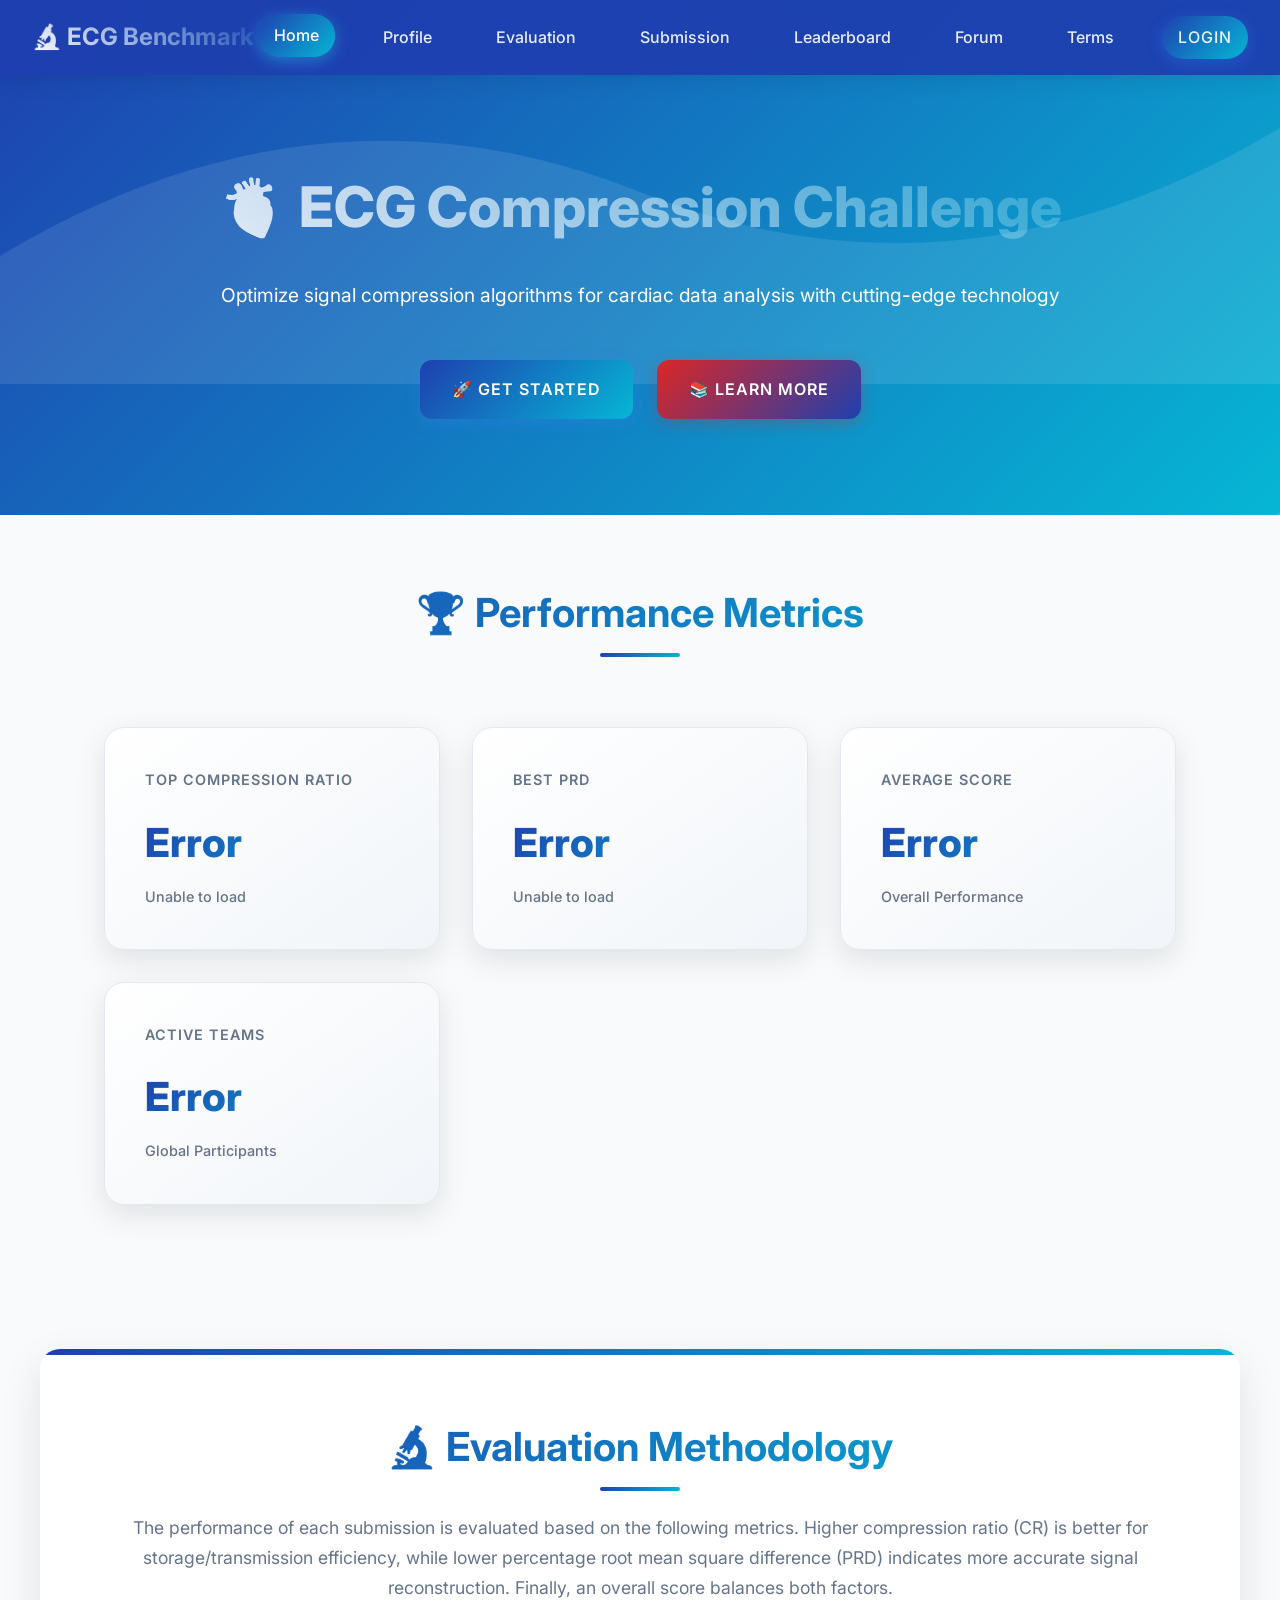
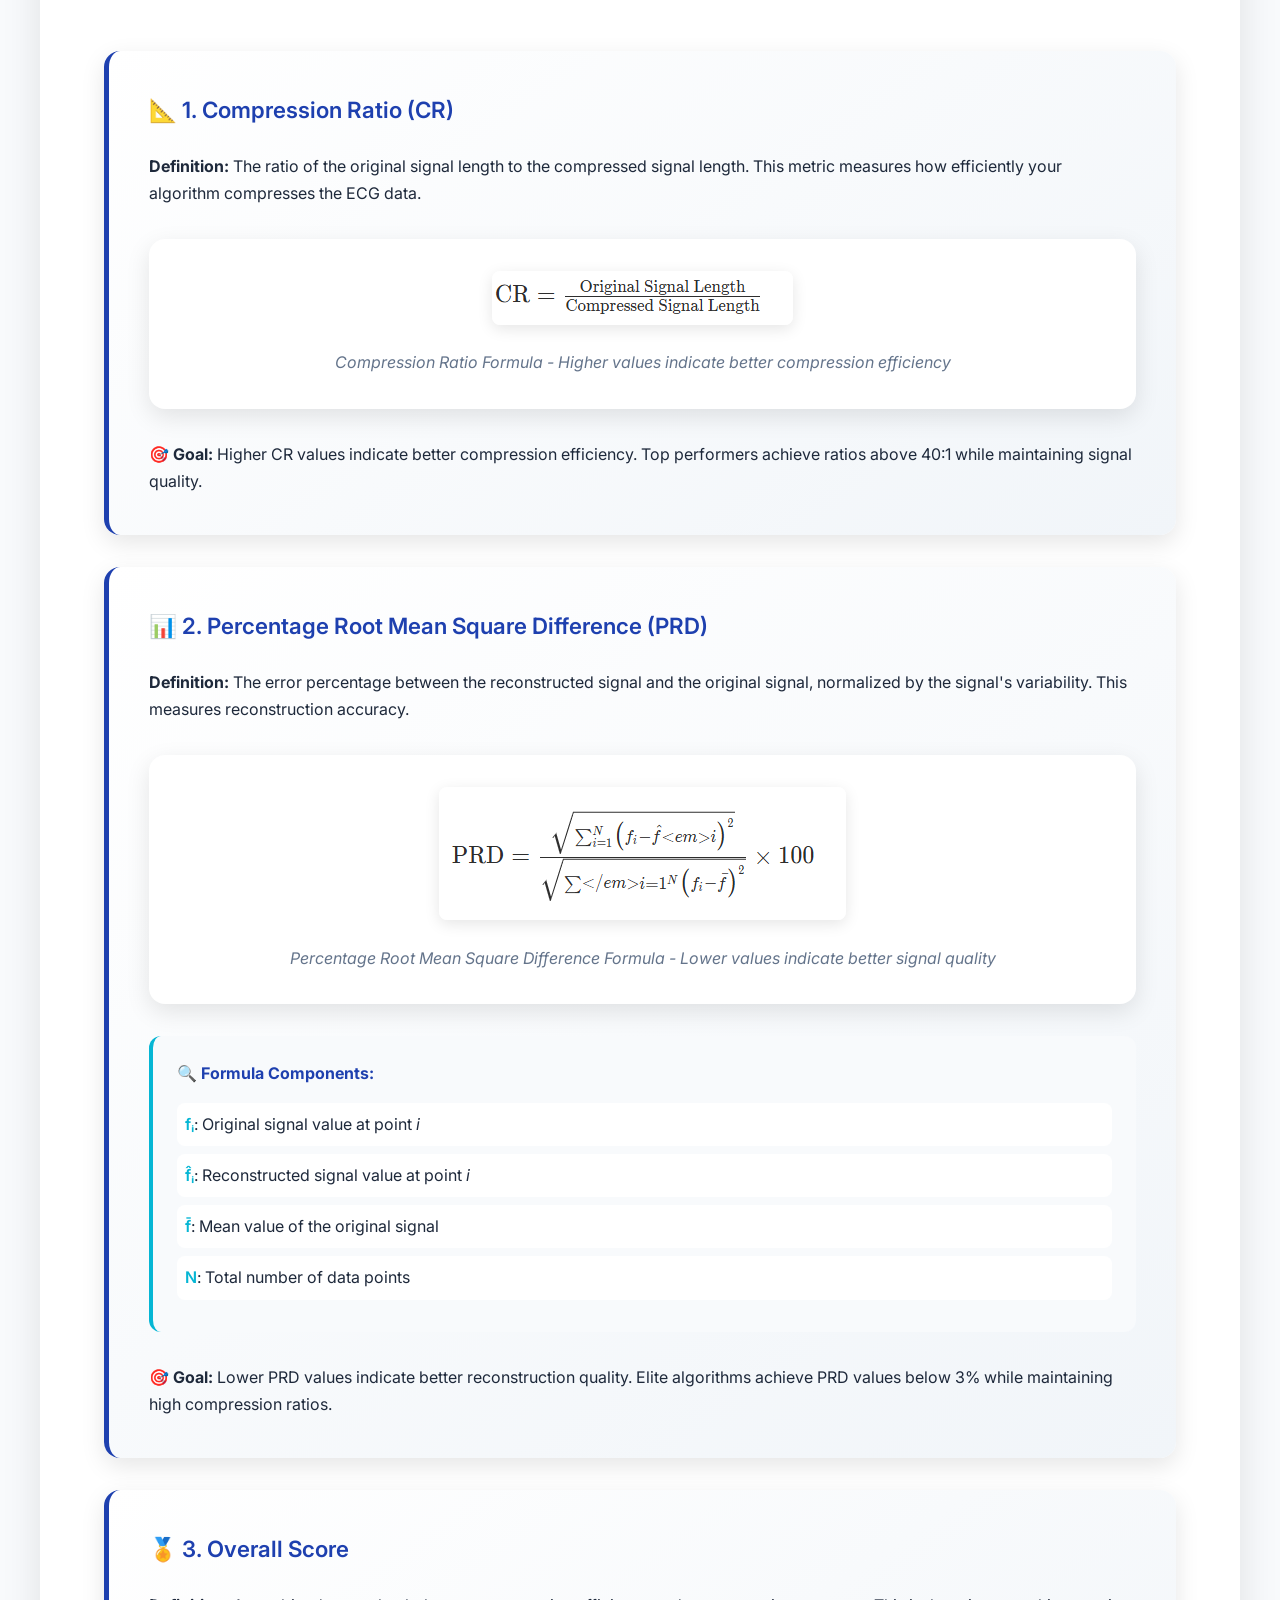
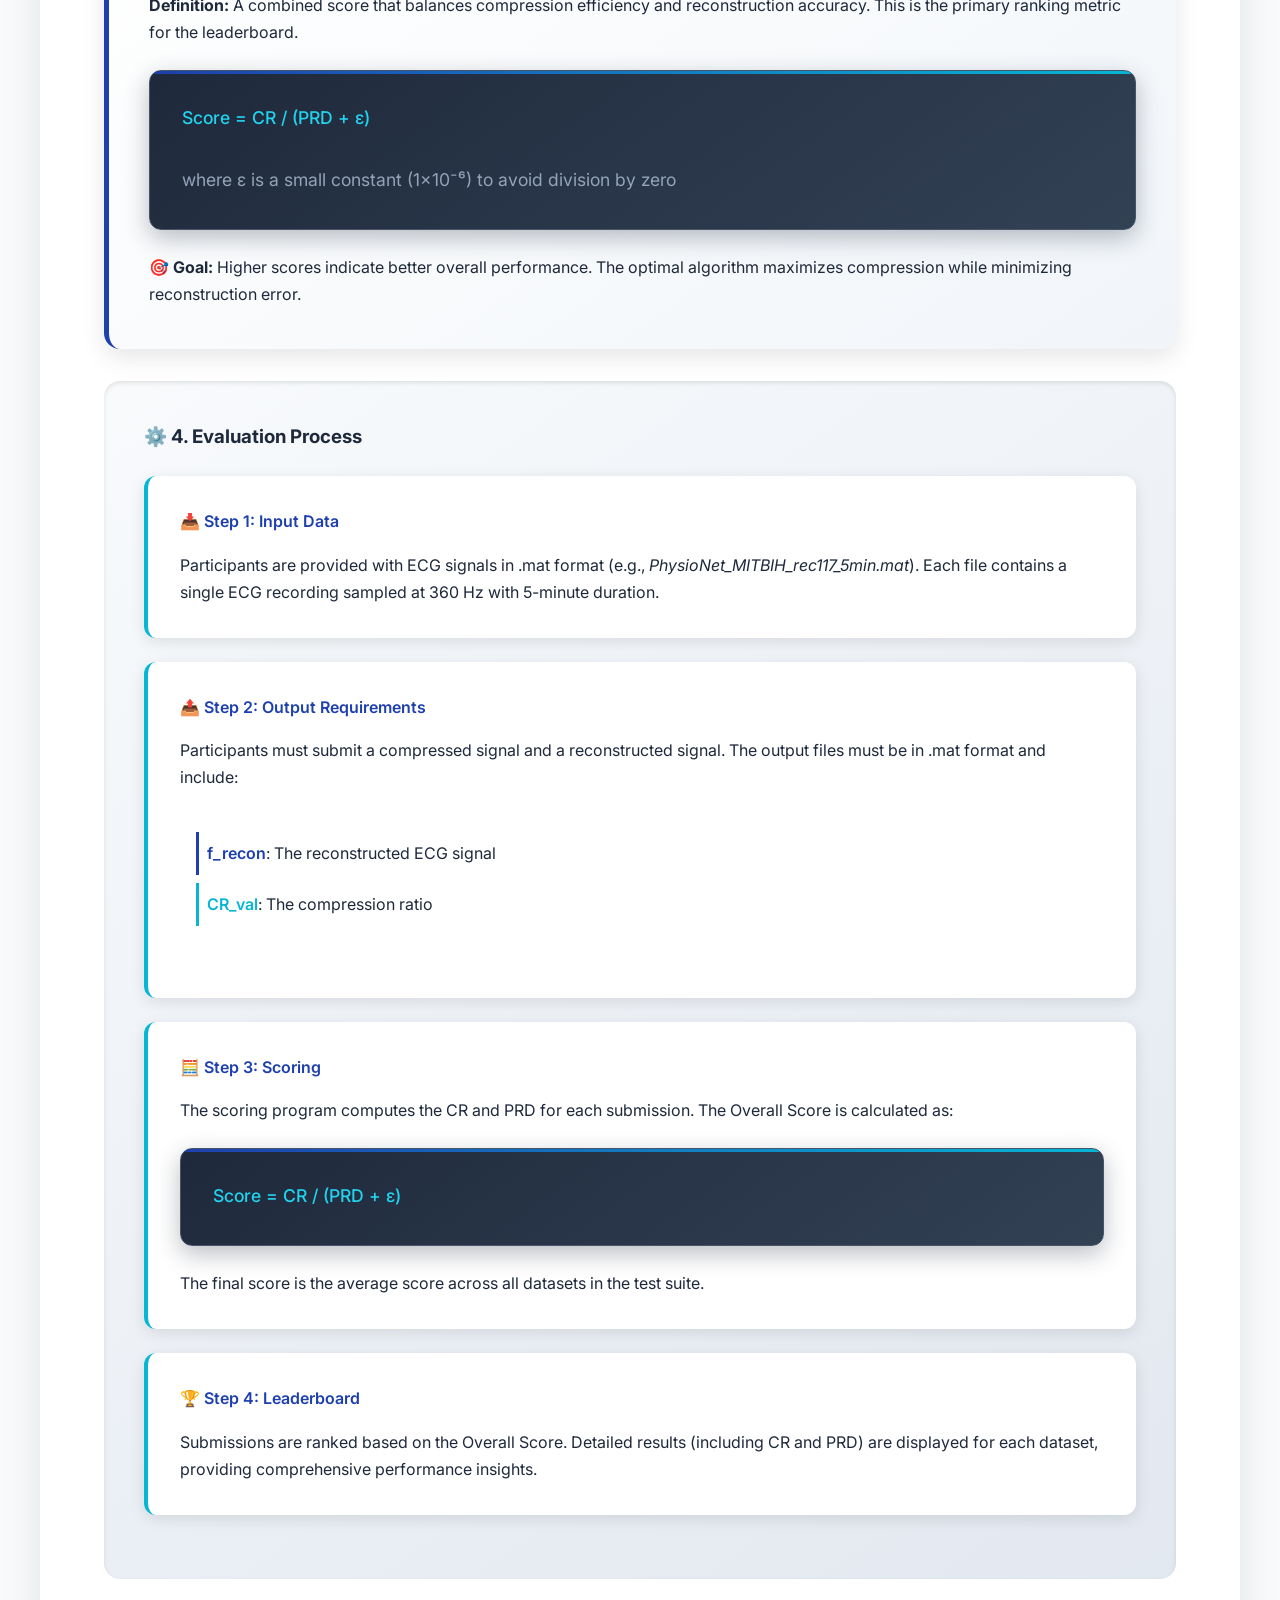
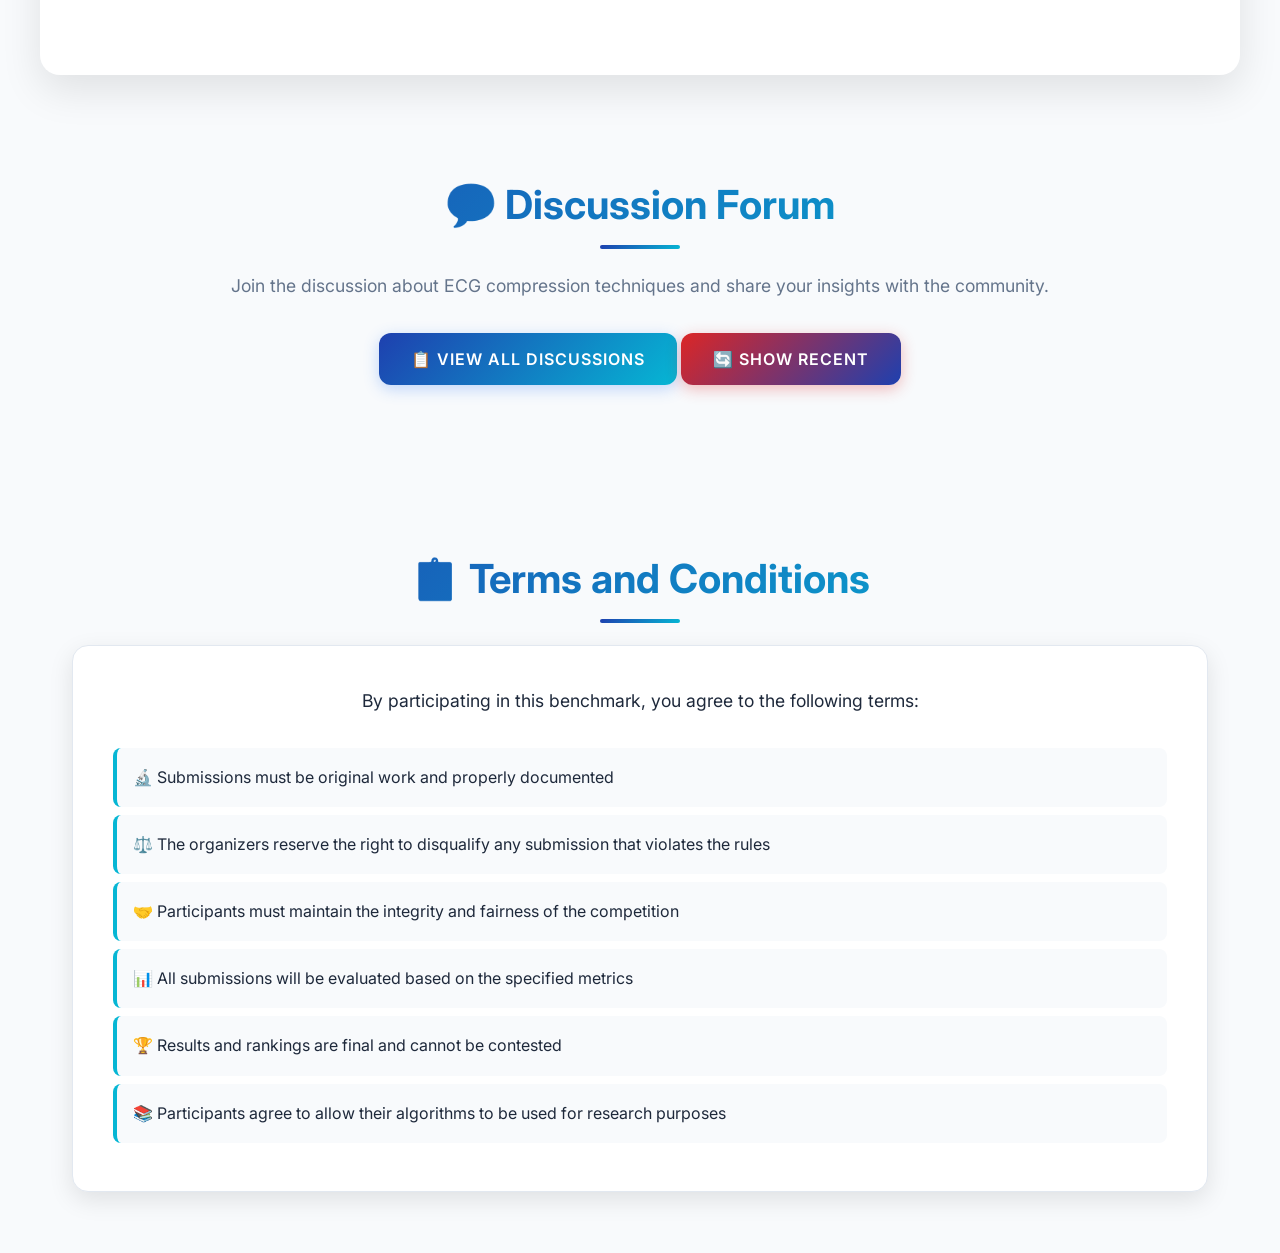
<file: core/frontend/index.html>
<!DOCTYPE html>
<html lang="en">
<head>
    <meta charset="UTF-8">
    <meta name="viewport" content="width=device-width, initial-scale=1.0">
    <title>ECG Compression Benchmark</title>
    <link rel="stylesheet" href="styles.css">
    <link href="https://fonts.googleapis.com/css2?family=Inter:wght@400;500;600;700;800&display=swap" rel="stylesheet">
</head>
<body>
    <!-- Navigation -->
    <nav class="navbar">
        <a href="#" class="brand">🔬 ECG Benchmark</a>
        <div class="nav-links">
            <a href="#home">Home</a>
            <a href="#profile" id="profileLink">Profile</a>
            <a href="#evaluation">Evaluation</a>
            <a href="#submission" id="submissionLink">Submission</a>
            <a href="#leaderboard">Leaderboard</a>
            <a href="#forum">Forum</a>
            <a href="#terms">Terms</a>
            <a href="#login" class="btn btn-primary" id="authButton">Login</a>
        </div>
    </nav>

    <!-- Hero Section -->
    <section class="hero" id="home">
        <h1>🫀 ECG Compression Challenge</h1>
        <p>Optimize signal compression algorithms for cardiac data analysis with cutting-edge technology</p>
        <div class="cta-buttons">
            <a href="#submission" class="btn btn-primary">🚀 Get Started</a>
            <a href="#evaluation" class="btn btn-secondary">📚 Learn More</a>
        </div>
    </section>

    <!-- Metrics Preview -->
    <section class="content-section">
        <h2>🏆 Performance Metrics</h2>
        <div class="metrics-grid">
            <div class="metric-card interactive-hover">
                <h3>Top Compression Ratio</h3>
                <div class="metric-value" id="topCompressionRatio">48.2:1</div>
                <p class="metric-team" id="topCompressionTeam">Team SignalPro</p>
            </div>
            <div class="metric-card interactive-hover">
                <h3>Best PRD</h3>
                <div class="metric-value" id="bestPRD">2.1%</div>
                <p class="metric-team" id="bestPRDTeam">Team CardioTech</p>
            </div>
            <div class="metric-card interactive-hover">
                <h3>AVERAGE SCORE</h3>
                <div class="metric-value" id="globalAverageScore">N/A</div>
                <p class="metric-team">Overall Performance</p>
            </div>
            <div class="metric-card interactive-hover">
                <h3>Active Teams</h3>
                <div class="metric-value" id="activeTeams">127</div>
                <p class="metric-team">Global Participants</p>
            </div>
        </div>
    </section>

    <!-- Evaluation Section -->
    <section class="content-section" id="evaluation">
        <h2>🔬 Evaluation Methodology</h2>

        <p style="text-align: center; font-size: 1.1rem; margin-bottom: 3rem; color: var(--text-muted);">
            The performance of each submission is evaluated based on the following metrics.
            Higher compression ratio (CR) is better for storage/transmission efficiency,
            while lower percentage root mean square difference (PRD) indicates more accurate
            signal reconstruction. Finally, an overall score balances both factors.
        </p>

        <!-- 1. Compression Ratio (CR) -->
        <div class="metric-block">
            <h3>📐 1. Compression Ratio (CR)</h3>
            <p>
                <strong>Definition:</strong> The ratio of the original signal length to the compressed signal length.
                This metric measures how efficiently your algorithm compresses the ECG data.
            </p>

            <div class="formula-image">
                <img src="images/cr_formula.png" alt="Compression Ratio Formula" />
                <p style="margin-top: 1rem; font-style: italic; color: var(--text-muted);">
                    Compression Ratio Formula - Higher values indicate better compression efficiency
                </p>
            </div>

            <p>
                <strong>🎯 Goal:</strong> Higher CR values indicate better compression efficiency.
                Top performers achieve ratios above 40:1 while maintaining signal quality.
            </p>
        </div>

        <!-- 2. Percentage Root Mean Square Difference (PRD) -->
        <div class="metric-block">
            <h3>📊 2. Percentage Root Mean Square Difference (PRD)</h3>
            <p>
                <strong>Definition:</strong> The error percentage between the reconstructed signal and
                the original signal, normalized by the signal's variability. This measures reconstruction accuracy.
            </p>

            <div class="formula-image">
                <img src="images/prd_formula.png" alt="PRD Formula" />
                <p style="margin-top: 1rem; font-style: italic; color: var(--text-muted);">
                    Percentage Root Mean Square Difference Formula - Lower values indicate better signal quality
                </p>
            </div>

            <div style="margin: 2rem 0; padding: 1.5rem; background: var(--background); border-radius: 12px; border-left: 4px solid var(--accent);">
                <h4 style="color: var(--primary); margin-bottom: 1rem;">🔍 Formula Components:</h4>
                <ul style="list-style: none; padding: 0;">
                    <li style="margin: 0.5rem 0; padding: 0.5rem; background: var(--surface); border-radius: 8px;">
                        <code style="color: var(--accent); font-weight: 600;">fᵢ</code>: Original signal value at point <em>i</em>
                    </li>
                    <li style="margin: 0.5rem 0; padding: 0.5rem; background: var(--surface); border-radius: 8px;">
                        <code style="color: var(--accent); font-weight: 600;">f̂ᵢ</code>: Reconstructed signal value at point <em>i</em>
                    </li>
                    <li style="margin: 0.5rem 0; padding: 0.5rem; background: var(--surface); border-radius: 8px;">
                        <code style="color: var(--accent); font-weight: 600;">f̄</code>: Mean value of the original signal
                    </li>
                    <li style="margin: 0.5rem 0; padding: 0.5rem; background: var(--surface); border-radius: 8px;">
                        <code style="color: var(--accent); font-weight: 600;">N</code>: Total number of data points
                    </li>
                </ul>
            </div>

            <p>
                <strong>🎯 Goal:</strong> Lower PRD values indicate better reconstruction quality.
                Elite algorithms achieve PRD values below 3% while maintaining high compression ratios.
            </p>
        </div>

        <!-- 3. Overall Score -->
        <div class="metric-block">
            <h3>🏅 3. Overall Score</h3>
            <p>
                <strong>Definition:</strong> A combined score that balances compression efficiency and
                reconstruction accuracy. This is the primary ranking metric for the leaderboard.
            </p>
            <div class="formula-block">
                <code>Score = CR / (PRD + ε)</code>
                <br><br>
                <span style="color: #94a3b8;">where ε is a small constant (1×10⁻⁶) to avoid division by zero</span>
            </div>
            <p>
                <strong>🎯 Goal:</strong> Higher scores indicate better overall performance.
                The optimal algorithm maximizes compression while minimizing reconstruction error.
            </p>
        </div>

        <!-- 4. Evaluation Process -->
        <div class="process-block">
            <h3>⚙️ 4. Evaluation Process</h3>

            <!-- Step 1: Input Data -->
            <div class="process-step">
                <h4>📥 Step 1: Input Data</h4>
                <p>
                    Participants are provided with ECG signals in <code>.mat</code> format (e.g.,
                    <em>PhysioNet_MITBIH_rec117_5min.mat</em>). Each file contains a single ECG recording
                    sampled at 360 Hz with 5-minute duration.
                </p>
            </div>

            <!-- Step 2: Output Requirements -->
            <div class="process-step">
                <h4>📤 Step 2: Output Requirements</h4>
                <p>
                    Participants must submit a compressed signal and a reconstructed signal.
                    The output files must be in <code>.mat</code> format and include:
                </p>
                <div style="margin: 1rem 0; padding: 1rem; background: var(--surface); border-radius: 8px;">
                    <ul style="list-style: none; padding: 0;">
                        <li style="margin: 0.5rem 0; padding: 0.5rem; border-left: 3px solid var(--primary);">
                            <code style="color: var(--primary); font-weight: 600;">f_recon</code>: The reconstructed ECG signal
                        </li>
                        <li style="margin: 0.5rem 0; padding: 0.5rem; border-left: 3px solid var(--accent);">
                            <code style="color: var(--accent); font-weight: 600;">CR_val</code>: The compression ratio
                        </li>
                    </ul>
                </div>
            </div>

            <!-- Step 3: Scoring -->
            <div class="process-step">
                <h4>🧮 Step 3: Scoring</h4>
                <p>
                    The scoring program computes the CR and PRD for each submission.
                    The Overall Score is calculated as:
                </p>
                <div class="formula-block">
                    <code>Score = CR / (PRD + ε)</code>
                </div>
                <p>
                    The final score is the average score across all datasets in the test suite.
                </p>
            </div>

            <!-- Step 4: Leaderboard -->
            <div class="process-step">
                <h4>🏆 Step 4: Leaderboard</h4>
                <p>
                    Submissions are ranked based on the Overall Score.
                    Detailed results (including CR and PRD) are displayed for each dataset,
                    providing comprehensive performance insights.
                </p>
            </div>
        </div>
    </section>

    <!-- Forum Section -->
    <section class="content-section" id="forum">
        <h2>💬 Discussion Forum</h2>
        <div class="forum-header">
            <p style="text-align: center; margin-bottom: 2rem; font-size: 1.1rem; color: var(--text-muted);">
                Join the discussion about ECG compression techniques and share your insights with the community.
            </p>
            <div class="forum-actions" style="text-align: center; margin-bottom: 2rem;">
                <button class="btn btn-primary" onclick="showFullForum()">📋 View All Discussions</button>
                <button class="btn btn-secondary" onclick="updateForumPreview()">🔄 Show Recent</button>
            </div>
        </div>
        <div class="forum-container" id="forumContainer">
            <!-- Forum posts will be dynamically loaded here -->
        </div>
    </section>

    <!-- Terms Section -->
    <section class="content-section" id="terms">
        <h2>📋 Terms and Conditions</h2>
        <div class="terms-section">
            <p style="text-align: center; margin-bottom: 2rem; font-size: 1.1rem;">
                By participating in this benchmark, you agree to the following terms:
            </p>
            <ul>
                <li>🔬 Submissions must be original work and properly documented</li>
                <li>⚖️ The organizers reserve the right to disqualify any submission that violates the rules</li>
                <li>🤝 Participants must maintain the integrity and fairness of the competition</li>
                <li>📊 All submissions will be evaluated based on the specified metrics</li>
                <li>🏆 Results and rankings are final and cannot be contested</li>
                <li>📚 Participants agree to allow their algorithms to be used for research purposes</li>
            </ul>
        </div>
    </section>

    <!-- Profile Section - Hidden by default -->
    <section class="content-section" id="profile" style="display: none;">
        <h2>👤 My Profile</h2>

        <!-- Profile Information Display -->
        <div class="profile-display">
            <h3>📋 Profile Information</h3>
            <div class="profile-info-card">
                <div class="profile-field">
                    <label>👥 Team Name:</label>
                    <span id="profileTeamName">Not Set</span>
                </div>
                <div class="profile-field">
                    <label>📧 Email:</label>
                    <span id="profileEmail">Not Set</span>
                </div>
                <div class="profile-field">
                    <label>📅 Registered:</label>
                    <span id="profileRegisteredDate">Unknown</span>
                </div>
                <div class="profile-field">
                    <label>🏆 Total Submissions:</label>
                    <span id="profileSubmissionCount">0</span>
                </div>
            </div>
        </div>

        <!-- Edit Profile Section -->
        <div class="profile-edit">
            <h3>✏️ Edit Profile</h3>

            <!-- Team Name Update -->
            <form id="updateTeamNameForm" class="profile-form">
                <div class="form-group">
                    <label for="newTeamName">New Team Name</label>
                    <input type="text" id="newTeamName" placeholder="Enter new team name" minlength="3" maxlength="50">
                    <small>Team name must be 3-50 characters long</small>
                </div>
                <button type="submit" class="btn btn-primary">💾 Update Team Name</button>
            </form>

            <!-- Email Update -->
            <form id="updateEmailForm" class="profile-form">
                <div class="form-group">
                    <label for="newEmail">New Email</label>
                    <input type="email" id="newEmail" placeholder="Enter new email address">
                    <small>Please enter a valid email address</small>
                </div>
                <button type="submit" class="btn btn-primary">📧 Update Email</button>
            </form>

            <!-- Password Change -->
            <form id="changePasswordForm" class="profile-form">
                <div class="form-group">
                    <label for="currentPassword">Current Password</label>
                    <input type="password" id="currentPassword" required placeholder="Enter current password">
                </div>
                <div class="form-group">
                    <label for="newPassword">New Password</label>
                    <input type="password" id="newPassword" required placeholder="Enter new password" minlength="8">
                    <small>Password must be at least 8 characters with uppercase, lowercase, number, and special character</small>
                </div>
                <div class="form-group">
                    <label for="confirmPassword">Confirm New Password</label>
                    <input type="password" id="confirmPassword" required placeholder="Confirm new password">
                </div>
                <button type="submit" class="btn btn-secondary">🔒 Change Password</button>
            </form>
        </div>

        <!-- Profile Stats -->
        <div class="profile-stats" style="display: none;">
            <h3>📊 My Statistics</h3>
            <div class="metrics-grid">
                <div class="metric-card interactive-hover">
                    <h3>Best Score</h3>
                    <div class="metric-value" id="profileBestScore">0</div>
                    <p class="metric-team">Personal Best</p>
                </div>
                <div class="metric-card interactive-hover">
                    <h3>Total Submissions</h3>
                    <div class="metric-value" id="profileTotalSubmissions">0</div>
                    <p class="metric-team">All Time</p>
                </div>
                <div class="metric-card interactive-hover">
                    <h3>Best Ranking</h3>
                    <div class="metric-value" id="profileBestRank">-</div>
                    <p class="metric-team">Leaderboard Position</p>
                </div>
            </div>
        </div>

        <!-- Account Actions -->
        <div class="profile-actions">
            <h3>⚙️ Account Actions</h3>
            <div class="action-buttons">
                <button class="btn btn-danger" id="deleteAccountBtn" onclick="deleteAccount()">🗑️ Delete Account</button>
            </div>
        </div>
    </section>

    <!-- Leaderboard - Hidden by default -->
    <section class="content-section" id="leaderboard" style="display: none;">
        <h2>🏆 Global Rankings</h2>
        <div class="leaderboard-container">
            <div style="text-align: center; margin-bottom: 2rem;">
                <p style="color: var(--text-muted); font-size: 1.1rem;">
                    Real-time leaderboard showing the best performing algorithms in ECG compression
                </p>
            </div>

            <div style="overflow-x: auto;">
                <table class="leaderboard-table">
                    <thead>
                        <tr>
                            <th>🥇 Rank</th>
                            <th>👥 Team</th>
                            <th>📐 CR</th>
                            <th>📊 PRD</th>
                            <th>🏅 Score</th>
                            <th>📅 Last Submission</th>
                        </tr>
                    </thead>
                    <tbody id="fullLeaderboard">
                        <tr>
                            <td>1</td>
                            <td>SignalPros</td>
                            <td>48.2</td>
                            <td>0.0021</td>
                            <td>94.5</td>
                            <td>2024-03-01</td>
                        </tr>
                        <tr>
                            <td>2</td>
                            <td>CardioTech</td>
                            <td>45.8</td>
                            <td>0.0024</td>
                            <td>89.2</td>
                            <td>2024-02-28</td>
                        </tr>
                        <tr>
                            <td>3</td>
                            <td>WaveformAI</td>
                            <td>42.1</td>
                            <td>0.0028</td>
                            <td>85.7</td>
                            <td>2024-02-25</td>
                        </tr>
                        <tr>
                            <td>4</td>
                            <td>DataMasters</td>
                            <td>39.8</td>
                            <td>0.0031</td>
                            <td>82.3</td>
                            <td>2024-02-22</td>
                        </tr>
                        <tr>
                            <td>5</td>
                            <td>EcgExperts</td>
                            <td>37.5</td>
                            <td>0.0035</td>
                            <td>79.1</td>
                            <td>2024-02-20</td>
                        </tr>
                    </tbody>
                </table>
            </div>

            <div style="text-align: center; margin-top: 2rem;">
                <button class="btn btn-secondary" onclick="updateLeaderboard()">🔄 Refresh Rankings</button>
            </div>
        </div>
    </section>

    <!-- Submission Section - Hidden by default -->
    <section class="content-section" id="submission" style="display: none;">
        <h2>🚀 Submit Your Algorithm</h2>

        <!-- Personal Ranking Section -->
        <div class="personal-ranking">
            <h3>📊 Your Current Performance</h3>
            <div style="overflow-x: auto;">
                <table class="leaderboard-table">
                    <thead>
                        <tr>
                            <th>File Name</th>
                            <th>Date</th>
                            <th class="status-cell">Status</th>
                            <th>CR</th>
                            <th>📊 PRD</th>
                            <th>🏅 Score</th>
                        </tr>
                    </thead>
                    <tbody id="personalPerformance">
                        <!-- JS will fill rows here -->
                    </tbody>
                </table>
            </div>
            <!-- Additional Stats Section -->
            <div class="metrics-grid" style="margin-top: 2rem;">
                <div class="metric-card interactive-hover">
                    <h3>Total Submissions</h3>
                    <div class="metric-value" id="totalSubmissions">0</div>
                    <p class="metric-team">All Time</p>
                </div>
                <div class="metric-card interactive-hover">
                    <h3>Average Score</h3>
                    <div class="metric-value" id="averageScore">0.0</div>
                    <p class="metric-team">Overall Performance</p>
                </div>
            </div>
        </div>

        <!-- Current Leaderboard Preview -->
        <div class="leaderboard-preview">
            <h3>🏆 Current Top Rankings</h3>
            <div style="overflow-x: auto;">
                <table class="leaderboard-table">
                    <thead>
                        <tr>
                            <th>🥇 Rank</th>
                            <th>👥 Team</th>
                            <th>📐 CR</th>
                            <th>📊 PRD</th>
                            <th>🏅 Score</th>
                        </tr>
                    </thead>
                    <tbody id="leaderboardPreview">
                        <!-- Will be populated by JavaScript -->
                    </tbody>
                </table>
            </div>
            <div style="text-align: center; margin-top: 1rem;">
                <button class="btn btn-secondary" onclick="showSection('leaderboard')">📈 View Full Leaderboard</button>
            </div>
        </div>

        <!-- Starter Kit Download Section -->
        <div class="starter-kit-section" style="background: linear-gradient(135deg, var(--primary), var(--accent)); padding: 2rem; border-radius: 12px; margin-bottom: 2rem; color: white;">
            <div style="display: flex; align-items: center; gap: 1rem; margin-bottom: 1.5rem;">
                <span style="font-size: 2.5rem;">📁</span>
                <div>
                    <h3 style="margin: 0; color: white;">🚀 Starter Kit Download</h3>
                    <p style="margin: 0.5rem 0 0 0; opacity: 0.9; font-size: 1.1rem;">
                        Get started quickly with our comprehensive starter package!
                    </p>
                </div>
            </div>

            <div style="background: rgba(255, 255, 255, 0.1); padding: 1.5rem; border-radius: 8px; margin-bottom: 1.5rem;">
                <h4 style="margin: 0 0 1rem 0; color: white;">📦 What's included:</h4>
                <div style="display: grid; grid-template-columns: repeat(auto-fit, minmax(250px, 1fr)); gap: 1rem;">
                    <div style="display: flex; align-items: center; gap: 0.5rem;">
                        <span>✅</span>
                        <span>Standard algorithm template (ecg_model.py)</span>
                    </div>
                    <div style="display: flex; align-items: center; gap: 0.5rem;">
                        <span>✅</span>
                        <span>Backup interface (solve.py)</span>
                    </div>
                    <div style="display: flex; align-items: center; gap: 0.5rem;">
                        <span>✅</span>
                        <span>Dependencies list (requirements.txt)</span>
                    </div>
                    <div style="display: flex; align-items: center; gap: 0.5rem;">
                        <span>✅</span>
                        <span>Complete documentation (README.md)</span>
                    </div>
                    <div style="display: flex; align-items: center; gap: 0.5rem;">
                        <span>✅</span>
                        <span>Example algorithms (Simple & Wavelet)</span>
                    </div>
                    <div style="display: flex; align-items: center; gap: 0.5rem;">
                        <span>✅</span>
                        <span>Test data generator</span>
                    </div>
                </div>
            </div>

            <div style="display: flex; flex-wrap: wrap; gap: 1rem; align-items: center;">
                <button onclick="downloadStarterKit()"
                   class="btn"
                   style="background: white; color: var(--primary); border: none; font-weight: 600; padding: 1rem 2rem; text-decoration: none; display: inline-flex; align-items: center; gap: 0.5rem; border-radius: 6px; transition: all 0.3s ease; cursor: pointer;"
                   onmouseover="this.style.transform='translateY(-2px)'; this.style.boxShadow='0 4px 12px rgba(0,0,0,0.2)'"
                   onmouseout="this.style.transform='translateY(0)'; this.style.boxShadow='none'">
                    <span>📥</span>
                    Download Starter Kit
                </button>

                <div style="color: rgba(255, 255, 255, 0.8); font-size: 0.9rem;">
                    <span>💡 First time? Start here!</span><br>
                    <span>📏 File size: ~25KB</span>
                </div>
            </div>

            <div style="margin-top: 1.5rem; padding: 1rem; background: rgba(255, 255, 255, 0.1); border-radius: 6px; border-left: 4px solid white;">
                <p style="margin: 0; font-size: 0.95rem; opacity: 0.9;">
                    <strong>💡 Quick Start:</strong>
                    Extract the ZIP file, read the README.md, modify ecg_model.py with your algorithm,
                    test locally, then ZIP and submit below!
                </p>
            </div>
        </div>

        <!-- Submission Form -->
        <div class="submission-form-section">
            <h3>📤 Submit New Algorithm</h3>
            <form id="submissionForm" class="submission-form">
                <div class="form-group">
                    <label for="algorithmName">Algorithm Name</label>
                    <input type="text" id="algorithmName" required placeholder="e.g., DeepCompress_v1.2">
                </div>

                <div class="form-group">
                    <label for="zipFile">Algorithm File (.zip)</label>
                    <input type="file" id="zipFile" accept=".zip" required>
                    <small style="color: var(--text-muted); margin-top: 0.5rem; display: block;">
                        Upload your algorithm implementation as a ZIP file (max 50MB)
                    </small>

                    <!-- Detailed file structure requirements -->
                    <div style="margin-top: 1rem; padding: 1rem; background: var(--surface); border-radius: 6px; border-left: 3px solid var(--primary);">
                        <p style="margin: 0 0 0.5rem 0; font-weight: 600; color: var(--primary);">📋 Required File Structure:</p>
                        <div style="font-family: 'Courier New', monospace; font-size: 0.85rem; background: #f8f9fa; padding: 0.75rem; border-radius: 4px; margin: 0.5rem 0;">
                            algorithm.zip<br>
                            ├── <strong>ecg_model.py</strong> &nbsp;&nbsp;&nbsp;&nbsp;&nbsp;&nbsp;&nbsp;&nbsp;# 🔴 Required: Main algorithm file<br>
                            ├── requirements.txt &nbsp;&nbsp;&nbsp;&nbsp;&nbsp;# 🟡 Optional: Dependencies<br>
                            ├── solve.py &nbsp;&nbsp;&nbsp;&nbsp;&nbsp;&nbsp;&nbsp;&nbsp;&nbsp;&nbsp;&nbsp;&nbsp;&nbsp;# 🟡 Optional: Backup interface<br>
                            └── other_files/ &nbsp;&nbsp;&nbsp;&nbsp;&nbsp;&nbsp;&nbsp;&nbsp;&nbsp;# 🟡 Optional: Additional files
                        </div>
                        <div style="display: grid; grid-template-columns: repeat(auto-fit, minmax(200px, 1fr)); gap: 0.5rem; margin-top: 0.75rem; font-size: 0.85rem;">
                            <div style="display: flex; align-items: center; gap: 0.3rem;">
                                <span style="color: #e74c3c;">🔴</span>
                                <span><strong>ecg_model.py</strong> is mandatory</span>
                            </div>
                            <div style="display: flex; align-items: center; gap: 0.3rem;">
                                <span style="color: #f39c12;">🟡</span>
                                <span>Other files are optional</span>
                            </div>
                            <div style="display: flex; align-items: center; gap: 0.3rem;">
                                <span style="color: #2ecc71;">✅</span>
                                <span>Use the Starter Kit template above</span>
                            </div>
                            <div style="display: flex; align-items: center; gap: 0.3rem;">
                                <span style="color: #3498db;">ℹ️</span>
                                <span>Must implement ECGCompressor class</span>
                            </div>
                        </div>
                    </div>

                    <!-- Quick validation checklist -->
                    <details style="margin-top: 1rem; padding: 0.75rem; background: #f8f9fa; border-radius: 6px;">
                        <summary style="cursor: pointer; font-weight: 600; color: var(--primary); margin-bottom: 0.5rem;">
                            📝 Pre-submission Checklist
                        </summary>
                        <div style="margin-top: 0.75rem;">
                            <div style="display: grid; gap: 0.4rem; font-size: 0.9rem;">
                                <label style="display: flex; align-items: center; gap: 0.5rem; cursor: pointer;">
                                    <input type="checkbox" style="margin: 0;">
                                    <span>✅ Downloaded and used the Starter Kit template</span>
                                </label>
                                <label style="display: flex; align-items: center; gap: 0.5rem; cursor: pointer;">
                                    <input type="checkbox" style="margin: 0;">
                                    <span>✅ Implemented ECGCompressor class in ecg_model.py</span>
                                </label>
                                <label style="display: flex; align-items: center; gap: 0.5rem; cursor: pointer;">
                                    <input type="checkbox" style="margin: 0;">
                                    <span>✅ Method compress_and_reconstruct returns (signal, ratio)</span>
                                </label>
                                <label style="display: flex; align-items: center; gap: 0.5rem; cursor: pointer;">
                                    <input type="checkbox" style="margin: 0;">
                                    <span>✅ Tested locally with test data (compression ratio > 1.0)</span>
                                </label>
                                <label style="display: flex; align-items: center; gap: 0.5rem; cursor: pointer;">
                                    <input type="checkbox" style="margin: 0;">
                                    <span>✅ ZIP file contains all necessary files</span>
                                </label>
                            </div>
                        </div>
                    </details>
                </div>

                <!-- Paper Submission Section -->
                <div class="form-group">
                    <label style="font-size: 1.1rem; color: var(--primary); margin-bottom: 1rem;">📄 Research Paper (Optional)</label>
                    <p style="color: var(--text-muted); margin-bottom: 1rem; font-size: 0.9rem;">
                        You can optionally provide a paper document or DOI link to your research.
                    </p>

                    <div style="display: flex; gap: 1rem; margin-bottom: 1rem;">
                        <label style="display: flex; align-items: center; gap: 0.5rem; cursor: pointer;">
                            <input type="radio" name="paperType" value="upload" id="paperUpload">
                            <span>📎 Upload Paper Document</span>
                        </label>
                        <label style="display: flex; align-items: center; gap: 0.5rem; cursor: pointer;">
                            <input type="radio" name="paperType" value="doi" id="paperDOI">
                            <span>🔗 Provide DOI Link</span>
                        </label>
                    </div>

                    <div id="paperUploadSection" style="display: none;">
                        <label for="paperFile">Paper Document</label>
                        <input type="file" id="paperFile" accept=".pdf,.doc,.docx">
                        <small style="color: var(--text-muted); margin-top: 0.5rem; display: block;">
                            Upload your research paper (PDF, DOC, or DOCX format, max 25MB)
                        </small>
                    </div>

                    <div id="paperDOISection" style="display: none;">
                        <label for="paperDOIInput">DOI Link</label>
                        <input type="url" id="paperDOIInput" placeholder="https://doi.org/10.1000/example or 10.1000/example">
                        <small style="color: var(--text-muted); margin-top: 0.5rem; display: block;">
                            Provide the DOI link to your published research paper
                        </small>
                    </div>
                </div>

                <div class="form-group">
                    <label for="paperTitle">Paper Title (Optional)</label>
                    <input type="text" id="paperTitle" placeholder="e.g., Novel ECG Compression Using Deep Learning">
                    <small style="color: var(--text-muted); margin-top: 0.5rem; display: block;">
                        Enter the title of your research paper
                    </small>
                </div>

                <div class="form-group">
                    <label for="paperAuthors">Authors (Optional)</label>
                    <input type="text" id="paperAuthors" placeholder="e.g., John Doe, Jane Smith, et al.">
                    <small style="color: var(--text-muted); margin-top: 0.5rem; display: block;">
                        List all authors of the research paper
                    </small>
                </div>

                <div id="loadingIndicator" style="display: none; text-align: center; margin: 1rem 0;">
                    <div style="display: inline-block; padding: 1rem; background: var(--surface); border-radius: 8px;">
                        <div style="display: inline-block; width: 20px; height: 20px; border: 3px solid var(--accent); border-radius: 50%; border-top-color: transparent; animation: spin 1s linear infinite;"></div>
                        <span style="margin-left: 0.5rem;">Processing submission...</span>
                    </div>
                </div>

                <button type="submit" id="submitBtn" class="btn btn-primary">📤 Submit Algorithm</button>
            </form>
        </div>

        <!-- Submission History -->
        <div class="submission-history-section">
            <h3>📋 My Submission History</h3>
            <div class="submission-history" id="submissionHistory">
                <!-- Will be populated by JavaScript -->
                <div class="no-submissions" id="noSubmissions">
                    <p style="text-align: center; color: var(--text-muted); padding: 2rem;">
                        No submissions yet. Submit your first algorithm above!
                    </p>
                </div>
            </div>
        </div>
    </section>

    <script src="scripts.js"></script>
    <script src="forum.js"></script>
    <script>
        // Initialize forum on page load
        document.addEventListener('DOMContentLoaded', () => {
            updateForumPreview();
        });
    </script>
</body>

<div id="authModal" class="modal">
    <div class="modal-content">
        <span class="close">&times;</span>
        <div id="authForms">
            <!-- Login Form -->
            <form id="loginForm" class="auth-form">
                <h2>🔑 Login</h2>
                <div class="form-group">
                    <label>👥 Team Name</label>
                    <input type="text" id="loginTeam" required placeholder="Enter your team name">
                </div>
                <div class="form-group">
                    <label>🔒 Password</label>
                    <input type="password" id="loginPassword" required placeholder="Enter your password">
                </div>
                <button type="submit" class="btn btn-primary">🚀 Login</button>
                <p style="text-align: center; margin-top: 1.5rem;">
                    Don't have an account? <a href="#register" class="switch-form">Register here</a>
                </p>
            </form>

            <!-- Registration Form -->
            <form id="registerForm" class="auth-form" style="display:none;">
                <h2>📝 Register Team</h2>
                <div class="form-group">
                    <label>👥 Team Name</label>
                    <input type="text" id="registerTeam" required placeholder="Choose a unique team name" minlength="3" maxlength="50">
                    <small style="color: var(--text-muted); margin-top: 0.5rem; display: block;">
                        Team name must be 3-50 characters long
                    </small>
                </div>
                <div class="form-group">
                    <label>📧 Email</label>
                    <input type="email" id="registerEmail" required placeholder="team@example.com" pattern="[a-z0-9._%+-]+@[a-z0-9.-]+\.[a-z]{2,}$">
                    <small style="color: var(--text-muted); margin-top: 0.5rem; display: block;">
                        Please enter a valid email address
                    </small>
                </div>
                <div class="form-group">
                    <label>🔒 Password</label>
                    <input type="password" id="registerPassword" required placeholder="Create a secure password" minlength="8" pattern="^(?=.*[a-z])(?=.*[A-Z])(?=.*\d)(?=.*[@$!%*?&])[A-Za-z\d@$!%*?&]{8,}$">
                    <small style="color: var(--text-muted); margin-top: 0.5rem; display: block;">
                        Password must be at least 8 characters with uppercase, lowercase, number, and special character
                    </small>
                </div>
                <button type="submit" class="btn btn-primary">✨ Register</button>
                <p style="text-align: center; margin-top: 1.5rem;">
                    Already have an account? <a href="#login" class="switch-form">Login here</a>
                </p>
            </form>
        </div>
    </div>
</div>
</html>
</file>
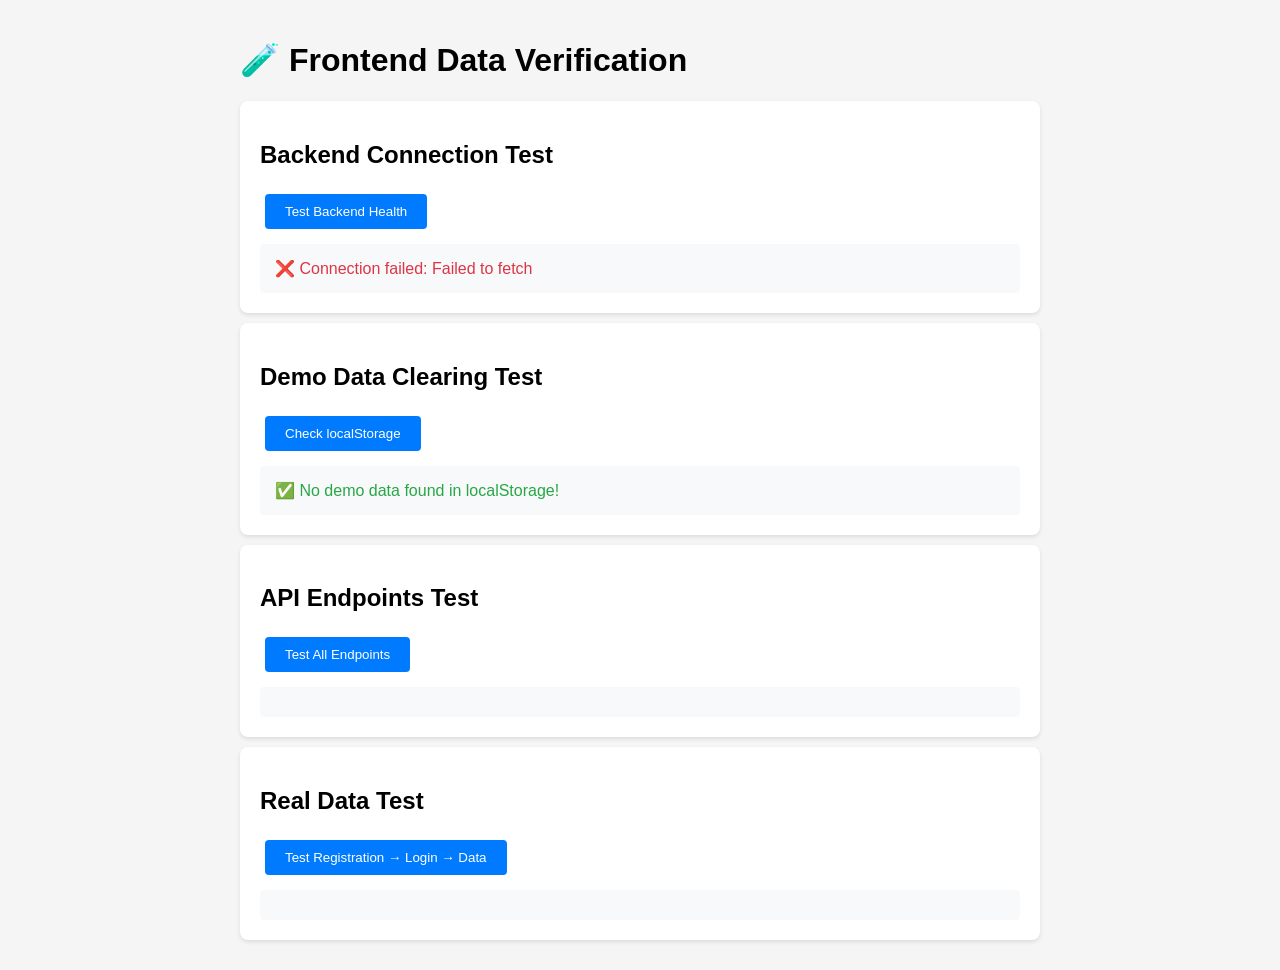
<file: verify_frontend.html>
<!DOCTYPE html>
<html lang="en">
<head>
    <meta charset="UTF-8">
    <meta name="viewport" content="width=device-width, initial-scale=1.0">
    <title>Frontend Data Verification</title>
    <style>
        body {
            font-family: Arial, sans-serif;
            max-width: 800px;
            margin: 0 auto;
            padding: 20px;
            background: #f5f5f5;
        }
        .test-section {
            background: white;
            padding: 20px;
            margin: 10px 0;
            border-radius: 8px;
            box-shadow: 0 2px 4px rgba(0,0,0,0.1);
        }
        .status-good { color: #28a745; }
        .status-bad { color: #dc3545; }
        .status-info { color: #007bff; }
        button {
            background: #007bff;
            color: white;
            border: none;
            padding: 10px 20px;
            border-radius: 4px;
            cursor: pointer;
            margin: 5px;
        }
        button:hover {
            background: #0056b3;
        }
        .results {
            background: #f8f9fa;
            padding: 15px;
            border-radius: 4px;
            margin-top: 10px;
            white-space: pre-wrap;
        }
    </style>
</head>
<body>
    <h1>🧪 Frontend Data Verification</h1>

    <div class="test-section">
        <h2>Backend Connection Test</h2>
        <button onclick="testBackendConnection()">Test Backend Health</button>
        <div id="backendResults" class="results"></div>
    </div>

    <div class="test-section">
        <h2>Demo Data Clearing Test</h2>
        <button onclick="testDemoDataClearing()">Check localStorage</button>
        <div id="demoDataResults" class="results"></div>
    </div>

    <div class="test-section">
        <h2>API Endpoints Test</h2>
        <button onclick="testApiEndpoints()">Test All Endpoints</button>
        <div id="apiResults" class="results"></div>
    </div>

    <div class="test-section">
        <h2>Real Data Test</h2>
        <button onclick="testRealDataFlow()">Test Registration → Login → Data</button>
        <div id="realDataResults" class="results"></div>
    </div>

    <script>
        const API_BASE_URL = 'http://localhost:8000/api';

        async function testBackendConnection() {
            const results = document.getElementById('backendResults');
            results.innerHTML = 'Testing backend connection...';

            try {
                const response = await fetch('http://localhost:8000/health');
                if (response.ok) {
                    const data = await response.json();
                    results.innerHTML = `✅ Backend is healthy!
Status: ${data.status}
Message: ${data.message}`;
                    results.className = 'results status-good';
                } else {
                    results.innerHTML = `❌ Backend health check failed
Status: ${response.status}`;
                    results.className = 'results status-bad';
                }
            } catch (error) {
                results.innerHTML = `❌ Connection failed: ${error.message}`;
                results.className = 'results status-bad';
            }
        }

        function testDemoDataClearing() {
            const results = document.getElementById('demoDataResults');

            const relevantKeys = [];
            for (let i = 0; i < localStorage.length; i++) {
                const key = localStorage.key(i);
                if (key && (
                    key.includes('submissions') ||
                    key.includes('personalSubmissions') ||
                    key === 'highScore' ||
                    key.includes('leaderboard')
                )) {
                    relevantKeys.push(key);
                }
            }

            if (relevantKeys.length === 0) {
                results.innerHTML = '✅ No demo data found in localStorage!';
                results.className = 'results status-good';
            } else {
                results.innerHTML = `❌ Found demo data in localStorage:
${relevantKeys.join('\n')}`;
                results.className = 'results status-bad';
            }
        }

        async function testApiEndpoints() {
            const results = document.getElementById('apiResults');
            results.innerHTML = 'Testing API endpoints...';

            const endpoints = [
                { name: 'Leaderboard', url: `${API_BASE_URL}/leaderboard` },
                { name: 'Health', url: 'http://localhost:8000/health' }
            ];

            let testResults = '';

            for (const endpoint of endpoints) {
                try {
                    const response = await fetch(endpoint.url);
                    if (response.ok) {
                        testResults += `✅ ${endpoint.name}: OK\n`;
                    } else {
                        testResults += `❌ ${endpoint.name}: ${response.status}\n`;
                    }
                } catch (error) {
                    testResults += `❌ ${endpoint.name}: ${error.message}\n`;
                }
            }

            results.innerHTML = testResults;
            results.className = 'results status-info';
        }

        async function testRealDataFlow() {
            const results = document.getElementById('realDataResults');
            results.innerHTML = 'Testing real data flow...';

            const testTeam = `TestTeam_${Date.now()}`;
            const testEmail = `test${Date.now()}@example.com`;
            const testPassword = 'TestPass123!';

            let output = '';

            try {
                // Test registration
                output += '1. Testing registration...\n';
                const registerResponse = await fetch(`${API_BASE_URL}/register`, {
                    method: 'POST',
                    headers: { 'Content-Type': 'application/json' },
                    body: JSON.stringify({
                        teamName: testTeam,
                        email: testEmail,
                        password: testPassword
                    })
                });

                if (registerResponse.ok) {
                    const registerData = await registerResponse.json();
                    const token = registerData.access_token;
                    output += '✅ Registration successful\n';

                    // Test user submissions (should be empty)
                    output += '2. Testing empty submissions...\n';
                    const submissionsResponse = await fetch(`${API_BASE_URL}/user-submissions/${testTeam}`, {
                        headers: { 'Authorization': `Bearer ${token}` }
                    });

                    if (submissionsResponse.ok) {
                        const submissionsData = await submissionsResponse.json();
                        const submissions = submissionsData.submissions || [];

                        if (submissions.length === 0) {
                            output += '✅ New user has no submissions (correct)\n';
                        } else {
                            output += `❌ New user has ${submissions.length} submissions (incorrect)\n`;
                        }
                    } else {
                        output += `❌ Failed to get submissions: ${submissionsResponse.status}\n`;
                    }

                    // Test leaderboard
                    output += '3. Testing leaderboard access...\n';
                    const leaderboardResponse = await fetch(`${API_BASE_URL}/leaderboard`, {
                        headers: { 'Authorization': `Bearer ${token}` }
                    });

                    if (leaderboardResponse.ok) {
                        const leaderboardData = await leaderboardResponse.json();
                        output += `✅ Leaderboard accessible, found ${leaderboardData.results?.length || 0} entries\n`;
                    } else {
                        output += `❌ Leaderboard failed: ${leaderboardResponse.status}\n`;
                    }

                } else {
                    const errorData = await registerResponse.json();
                    output += `❌ Registration failed: ${errorData.detail || registerResponse.status}\n`;
                }

            } catch (error) {
                output += `❌ Test failed: ${error.message}\n`;
            }

            results.innerHTML = output;
            results.className = 'results status-info';
        }

        // Auto-run basic tests on load
        window.onload = function() {
            testBackendConnection();
            testDemoDataClearing();
        };
    </script>
</body>
</html>
</file>
<file: core/frontend/styles.css>
/* Base Styles with Modern Variables */
:root {
    --primary: #1e40af;           /* Modern Blue */
    --primary-light: #3b82f6;    /* Lighter Blue */
    --secondary: #dc2626;         /* ECG Red */
    --secondary-light: #ef4444;  /* Lighter Red */
    --accent: #06b6d4;           /* Cyan */
    --accent-light: #22d3ee;     /* Light Cyan */
    --background: #f8fafc;       /* Very Light Gray */
    --surface: #ffffff;          /* White */
    --text: #1e293b;            /* Dark Gray */
    --text-muted: #64748b;      /* Muted Gray */
    --border: #e2e8f0;          /* Light Border */
    --shadow: rgba(0, 0, 0, 0.1);
    --shadow-lg: rgba(0, 0, 0, 0.15);
    --gradient-primary: linear-gradient(135deg, var(--primary), var(--accent));
    --gradient-secondary: linear-gradient(135deg, var(--secondary), var(--primary));
    --gradient-surface: linear-gradient(145deg, #ffffff, #f1f5f9);
}

* {
    margin: 0;
    padding: 0;
    box-sizing: border-box;
    font-family: 'Inter', 'Segoe UI', -apple-system, BlinkMacSystemFont, sans-serif;
}

body {
    background: var(--background);
    color: var(--text);
    line-height: 1.7;
    overflow-x: hidden;
    scroll-behavior: smooth;
}

/* Enhanced Navigation */
.navbar {
    background: rgba(30, 64, 175, 0.95);
    backdrop-filter: blur(10px);
    padding: 1rem 2rem;
    display: flex;
    justify-content: space-between;
    align-items: center;
    position: fixed;
    width: 100%;
    top: 0;
    z-index: 1000;
    box-shadow: 0 4px 20px var(--shadow);
    transition: all 0.3s ease;
}

.navbar:hover {
    background: rgba(30, 64, 175, 1);
    transform: translateY(-2px);
    box-shadow: 0 8px 25px var(--shadow-lg);
}

.brand {
    color: white;
    font-size: 1.5rem;
    font-weight: 700;
    text-decoration: none;
    background: linear-gradient(45deg, #ffffff, var(--accent-light));
    -webkit-background-clip: text;
    -webkit-text-fill-color: transparent;
    background-clip: text;
    transition: all 0.3s ease;
}

.brand:hover {
    transform: scale(1.05);
    text-shadow: 0 0 20px rgba(34, 211, 238, 0.5);
}

.nav-links {
    display: flex;
    gap: 2rem;
    align-items: center;
}

.nav-links a {
    color: rgba(255, 255, 255, 0.9);
    text-decoration: none;
    font-weight: 500;
    padding: 0.5rem 1rem;
    border-radius: 25px;
    transition: all 0.3s ease;
    position: relative;
    overflow: hidden;
}

.nav-links a::before {
    content: '';
    position: absolute;
    top: 0;
    left: -100%;
    width: 100%;
    height: 100%;
    background: var(--gradient-primary);
    transition: left 0.3s ease;
    z-index: -1;
}

.nav-links a:hover {
    color: white;
    transform: translateY(-2px);
    box-shadow: 0 4px 15px rgba(34, 211, 238, 0.3);
}

.nav-links a:hover::before {
    left: 0;
}

/* Enhanced Navigation Active States */
.nav-links a.active {
    background: var(--gradient-primary);
    color: white;
    transform: translateY(-2px);
    box-shadow: 0 4px 15px rgba(34, 211, 238, 0.4);
}

.nav-links a.active::before {
    left: 0;
}

/* Stunning Hero Section */
.hero {
    padding: 10rem 2rem 6rem;
    background: var(--gradient-primary);
    color: white;
    text-align: center;
    position: relative;
    overflow: hidden;
}

.hero::before {
    content: '';
    position: absolute;
    top: 0;
    left: 0;
    right: 0;
    bottom: 0;
    background: url('data:image/svg+xml,<svg xmlns="http://www.w3.org/2000/svg" viewBox="0 0 1000 300"><path d="M0,200 Q250,50 500,150 T1000,100 L1000,300 L0,300 Z" fill="rgba(255,255,255,0.1)"/></svg>');
    animation: wave 20s ease-in-out infinite;
}

@keyframes wave {
    0%, 100% { transform: translateX(0) rotate(0deg); }
    50% { transform: translateX(-50px) rotate(2deg); }
}

.hero h1 {
    font-size: 3.5rem;
    margin-bottom: 1.5rem;
    font-weight: 800;
    background: linear-gradient(45deg, #ffffff, var(--accent-light));
    -webkit-background-clip: text;
    -webkit-text-fill-color: transparent;
    background-clip: text;
    position: relative;
    z-index: 1;
    animation: slideInUp 1s ease-out;
}

@keyframes slideInUp {
    from {
        transform: translateY(50px);
        opacity: 0;
    }
    to {
        transform: translateY(0);
        opacity: 1;
    }
}

.hero p {
    font-size: 1.2rem;
    margin-bottom: 3rem;
    opacity: 0.9;
    position: relative;
    z-index: 1;
    animation: slideInUp 1s ease-out 0.3s both;
}

.cta-buttons {
    margin-top: 2rem;
    display: flex;
    gap: 1.5rem;
    justify-content: center;
    flex-wrap: wrap;
    position: relative;
    z-index: 1;
    animation: slideInUp 1s ease-out 0.6s both;
}

.download-buttons {
    margin-top: 2rem;
    display: flex;
    gap: 1rem;
    justify-content: center;
    flex-wrap: wrap;
}

/* Enhanced Metrics Grid */
.metrics-grid {
    display: grid;
    grid-template-columns: repeat(auto-fit, minmax(280px, 1fr));
    gap: 2rem;
    padding: 3rem 2rem;
    max-width: 1200px;
    margin: 0 auto;
}

.metric-card {
    background: var(--gradient-surface);
    padding: 2.5rem;
    border-radius: 20px;
    box-shadow: 0 10px 30px var(--shadow);
    border: 1px solid var(--border);
    transition: all 0.4s ease;
    position: relative;
    overflow: hidden;
}

.metric-card::before {
    content: '';
    position: absolute;
    top: 0;
    left: 0;
    width: 100%;
    height: 4px;
    background: var(--gradient-primary);
    transform: scaleX(0);
    transition: transform 0.4s ease;
}

.metric-card:hover {
    transform: translateY(-10px) scale(1.02);
    box-shadow: 0 20px 40px var(--shadow-lg);
}

.metric-card:hover::before {
    transform: scaleX(1);
}

.metric-card h3 {
    color: var(--text-muted);
    font-size: 0.9rem;
    font-weight: 600;
    text-transform: uppercase;
    letter-spacing: 1px;
    margin-bottom: 1rem;
}

.metric-value {
    font-size: 2.5rem;
    font-weight: 800;
    color: var(--primary);
    margin-bottom: 0.5rem;
    background: var(--gradient-primary);
    -webkit-background-clip: text;
    -webkit-text-fill-color: transparent;
    background-clip: text;
}

.metric-team {
    color: var(--text-muted);
    font-size: 0.9rem;
    font-weight: 500;
}

/* Beautiful Content Sections */
.content-section {
    padding: 4rem 2rem;
    max-width: 1200px;
    margin: 0 auto;
    position: relative;
}

.content-section h2 {
    font-size: 2.5rem;
    font-weight: 700;
    margin-bottom: 2rem;
    text-align: center;
    background: var(--gradient-primary);
    -webkit-background-clip: text;
    -webkit-text-fill-color: transparent;
    background-clip: text;
    position: relative;
}

.content-section h2::after {
    content: '';
    position: absolute;
    bottom: -10px;
    left: 50%;
    transform: translateX(-50%);
    width: 80px;
    height: 4px;
    background: var(--gradient-primary);
    border-radius: 2px;
}

/* Enhanced File Cards */
.file-card {
    background: var(--gradient-surface);
    padding: 2rem;
    border-radius: 16px;
    margin: 2rem 0;
    box-shadow: 0 8px 25px var(--shadow);
    border: 1px solid var(--border);
    transition: all 0.3s ease;
    position: relative;
    overflow: hidden;
}

.file-card::before {
    content: '📊';
    position: absolute;
    top: 1rem;
    right: 1rem;
    font-size: 2rem;
    opacity: 0.1;
}

.file-card:hover {
    transform: translateY(-5px);
    box-shadow: 0 15px 35px var(--shadow-lg);
}

.file-card h3 {
    color: var(--primary);
    margin-bottom: 1rem;
    font-weight: 600;
}

/* Spectacular Evaluation Section */
#evaluation {
    background: var(--surface);
    border-radius: 20px;
    padding: 4rem;
    margin: 2rem auto;
    box-shadow: 0 15px 40px var(--shadow);
    position: relative;
    overflow: hidden;
    max-width: 1200px;
}

#evaluation::before {
    content: '';
    position: absolute;
    top: 0;
    left: 0;
    right: 0;
    height: 6px;
    background: var(--gradient-primary);
}

.metric-block {
    background: var(--gradient-surface);
    padding: 2.5rem;
    margin: 2rem 0;
    border-radius: 16px;
    box-shadow: 0 8px 25px var(--shadow);
    border-left: 5px solid var(--primary);
    transition: all 0.3s ease;
    position: relative;
}

.metric-block:hover {
    transform: translateX(10px);
    box-shadow: 0 12px 30px var(--shadow-lg);
    border-left-color: var(--accent);
}

.metric-block h3 {
    color: var(--primary);
    font-size: 1.4rem;
    margin-bottom: 1.5rem;
    font-weight: 600;
}

.process-block {
    background: linear-gradient(145deg, #f8fafc, #e2e8f0);
    padding: 2.5rem;
    margin: 2rem 0;
    border-radius: 16px;
    box-shadow: inset 0 2px 4px rgba(0,0,0,0.1);
}

.process-step {
    background: var(--surface);
    padding: 2rem;
    margin: 1.5rem 0;
    border-radius: 12px;
    box-shadow: 0 4px 15px var(--shadow);
    border-left: 4px solid var(--accent);
    transition: all 0.3s ease;
}

.process-step:hover {
    transform: translateY(-3px);
    box-shadow: 0 8px 25px var(--shadow-lg);
}

.process-step h4 {
    color: var(--primary);
    margin-bottom: 1rem;
    font-weight: 600;
}

/* Beautiful Formula Blocks */
.formula-block {
    background: linear-gradient(145deg, #1e293b, #334155);
    color: #e2e8f0;
    padding: 2rem;
    border-radius: 12px;
    font-family: 'JetBrains Mono', 'Fira Code', monospace;
    font-size: 1.1rem;
    margin: 1.5rem 0;
    box-shadow: 0 8px 25px rgba(30, 41, 59, 0.3);
    border: 1px solid #475569;
    position: relative;
    overflow: hidden;
    transition: all 0.3s ease;
}

.formula-block::before {
    content: '';
    position: absolute;
    top: 0;
    left: 0;
    right: 0;
    height: 3px;
    background: var(--gradient-primary);
}

.formula-block:hover {
    transform: scale(1.02);
    box-shadow: 0 12px 35px rgba(30, 41, 59, 0.4);
}

.formula-block code {
    color: #22d3ee;
    font-weight: 500;
}

/* Formula Image Containers */
.formula-image {
    text-align: center;
    margin: 2rem 0;
    padding: 2rem;
    background: var(--surface);
    border-radius: 16px;
    box-shadow: 0 8px 25px var(--shadow);
    transition: all 0.3s ease;
}

.formula-image:hover {
    transform: scale(1.05);
    box-shadow: 0 15px 35px var(--shadow-lg);
}

.formula-image img {
    max-width: 100%;
    height: auto;
    border-radius: 8px;
    box-shadow: 0 4px 15px var(--shadow);
}

/* Enhanced Leaderboard */
.leaderboard-table {
    width: 100%;
    border-collapse: separate;
    border-spacing: 0;
    margin: 2rem 0;
    background: var(--surface);
    border-radius: 16px;
    overflow: hidden;
    box-shadow: 0 10px 30px var(--shadow);
}

.leaderboard-table th {
    background: var(--gradient-primary);
    color: white;
    padding: 1.5rem;
    font-weight: 600;
    text-align: left;
    font-size: 0.9rem;
    text-transform: uppercase;
    letter-spacing: 1px;
}

.leaderboard-table td {
    padding: 1.5rem;
    border-bottom: 1px solid var(--border);
    transition: background-color 0.3s ease;
}

.leaderboard-table tr:hover td {
    background-color: rgba(59, 130, 246, 0.05);
}

.leaderboard-table tr:nth-child(even) {
    background-color: rgba(248, 250, 252, 0.5);
}

/* Modern Submission Form */
.submission-form {
    max-width: 800px;
    margin: 2rem auto;
    padding: 3rem;
    background: var(--gradient-surface);
    border-radius: 20px;
    box-shadow: 0 15px 40px var(--shadow);
    border: 1px solid var(--border);
    position: relative;
    overflow: hidden;
}

.submission-form::before {
    content: '';
    position: absolute;
    top: 0;
    left: 0;
    right: 0;
    height: 5px;
    background: var(--gradient-primary);
}

.form-group {
    margin-bottom: 2rem;
}

.form-group label {
    display: block;
    margin-bottom: 0.8rem;
    font-weight: 600;
    color: var(--text);
    font-size: 0.95rem;
}

.form-group input,
.form-group select {
    width: 100%;
    padding: 1rem;
    border: 2px solid var(--border);
    border-radius: 12px;
    font-size: 1rem;
    transition: all 0.3s ease;
    background: var(--surface);
}

.form-group input:focus,
.form-group select:focus {
    outline: none;
    border-color: var(--primary);
    box-shadow: 0 0 0 3px rgba(59, 130, 246, 0.1);
    transform: translateY(-2px);
}

/* Stunning Buttons */
.btn {
    padding: 1rem 2rem;
    border: none;
    border-radius: 12px;
    cursor: pointer;
    font-weight: 600;
    font-size: 1rem;
    text-decoration: none;
    display: inline-block;
    text-align: center;
    transition: all 0.3s ease;
    position: relative;
    overflow: hidden;
    text-transform: uppercase;
    letter-spacing: 1px;
}

.btn::before {
    content: '';
    position: absolute;
    top: 0;
    left: -100%;
    width: 100%;
    height: 100%;
    background: linear-gradient(45deg, transparent, rgba(255,255,255,0.3), transparent);
    transition: left 0.6s ease;
}

.btn:hover::before {
    left: 100%;
}

.btn-primary {
    background: var(--gradient-primary);
    color: white;
    box-shadow: 0 4px 15px rgba(59, 130, 246, 0.3);
}

.btn-primary:hover {
    transform: translateY(-3px);
    box-shadow: 0 8px 25px rgba(59, 130, 246, 0.4);
}

.btn-secondary {
    background: var(--gradient-secondary);
    color: white;
    box-shadow: 0 4px 15px rgba(220, 38, 38, 0.3);
}

.btn-secondary:hover {
    transform: translateY(-3px);
    box-shadow: 0 8px 25px rgba(220, 38, 38, 0.4);
}

/* Enhanced Cards */
.submission-card {
    background: var(--gradient-surface);
    padding: 2rem;
    margin: 1.5rem 0;
    border-radius: 16px;
    box-shadow: 0 8px 25px var(--shadow);
    border-left: 5px solid var(--accent);
    transition: all 0.3s ease;
    position: relative;
}

.submission-card:hover {
    transform: translateY(-5px) translateX(5px);
    box-shadow: 0 15px 35px var(--shadow-lg);
}

.submission-card h3 {
    color: var(--primary);
    margin-bottom: 1rem;
    font-weight: 600;
}

.submission-card p {
    color: var(--text-muted);
    margin: 0.5rem 0;
}

/* Forum Posts */
.forum-post {
    background: var(--gradient-surface);
    padding: 2rem;
    margin: 1.5rem 0;
    border-radius: 16px;
    box-shadow: 0 6px 20px var(--shadow);
    border: 1px solid var(--border);
    transition: all 0.3s ease;
}

.forum-post:hover {
    transform: translateY(-3px);
    box-shadow: 0 10px 30px var(--shadow-lg);
}

.forum-post h3 {
    color: var(--primary);
    margin-bottom: 1rem;
    font-weight: 600;
}

.forum-post p {
    color: var(--text-muted);
    margin: 0.5rem 0;
}

.forum-post-stats {
    margin: 1rem 0;
    color: var(--text-muted);
    font-size: 0.9rem;
}

.replies-section {
    margin: 1.5rem 0;
    padding-left: 1.5rem;
    border-left: 3px solid var(--accent);
}

.reply {
    background: var(--background);
    padding: 1rem;
    margin: 1rem 0;
    border-radius: 8px;
    border: 1px solid var(--border);
}

.reply p:first-child {
    color: var(--primary);
    font-size: 0.9rem;
    margin-bottom: 0.5rem;
}

.reply-form {
    margin-top: 1rem;
    padding: 1rem;
    background: var(--background);
    border-radius: 8px;
    border: 1px solid var(--border);
}

.reply-textarea {
    width: 100%;
    min-height: 100px;
    padding: 1rem;
    margin-bottom: 1rem;
    border: 1px solid var(--border);
    border-radius: 8px;
    resize: vertical;
    font-family: inherit;
    background: var(--surface);
    color: var(--text);
}

.reply-textarea:focus {
    outline: none;
    border-color: var(--primary);
    box-shadow: 0 0 0 3px rgba(59, 130, 246, 0.1);
}

.reply-btn {
    margin-top: 1rem;
}

/* Terms Section */
.terms-section {
    background: var(--surface);
    padding: 2.5rem;
    border-radius: 16px;
    box-shadow: 0 8px 25px var(--shadow);
    border: 1px solid var(--border);
}

.terms-section h2 {
    color: var(--primary);
    margin-bottom: 2rem;
    font-weight: 600;
}

.terms-section ul {
    list-style: none;
    padding: 0;
}

.terms-section li {
    padding: 1rem;
    margin: 0.5rem 0;
    background: var(--background);
    border-radius: 8px;
    border-left: 4px solid var(--accent);
    transition: all 0.3s ease;
}

.terms-section li:hover {
    transform: translateX(10px);
    background: rgba(6, 182, 212, 0.05);
}

/* Enhanced Modal */
.modal {
    display: none;
    position: fixed;
    z-index: 1000;
    left: 0;
    top: 0;
    width: 100%;
    height: 100%;
    background-color: rgba(0, 0, 0, 0.5);
    backdrop-filter: blur(5px);
    overflow-y: auto;
    padding: 20px 0;
    animation: fadeIn 0.3s ease;
}

@keyframes fadeIn {
    from { opacity: 0; }
    to { opacity: 1; }
}

.modal-content {
    background-color: var(--surface);
    margin: auto;
    padding: 0;
    border: none;
    border-radius: 16px;
    box-shadow: 0 20px 40px rgba(0, 0, 0, 0.15);
    width: 90%;
    max-width: 500px;
    position: relative;
    max-height: 90vh;
    display: flex;
    flex-direction: column;
    overflow: hidden;
    animation: slideIn 0.4s ease;
}

@keyframes slideIn {
    from {
        transform: translateX(100%);
        opacity: 0;
    }
    to {
        transform: translateX(0);
        opacity: 1;
    }
}

.modal-content > * {
    padding: 2rem;
}

.modal-content #authForms {
    flex: 1;
    overflow-y: auto;
    padding: 2rem;
}

.auth-form {
    max-width: 100%;
}

.auth-form h2 {
    text-align: center;
    margin-bottom: 2rem;
    color: var(--primary);
    font-weight: 700;
}

.switch-form {
    color: var(--primary);
    text-decoration: none;
    font-weight: 600;
    transition: color 0.3s ease;
}

.switch-form:hover {
    color: var(--accent);
}

.close {
    color: var(--text-muted);
    float: right;
    font-size: 28px;
    font-weight: bold;
    cursor: pointer;
    position: absolute;
    right: 20px;
    top: 15px;
    z-index: 1001;
    width: 30px;
    height: 30px;
    display: flex;
    align-items: center;
    justify-content: center;
    border-radius: 50%;
    transition: all 0.3s ease;
}

.close:hover,
.close:focus {
    color: var(--primary);
    background-color: var(--background);
    transform: scale(1.1);
}

.auth-form .form-group {
    margin-bottom: 1.5rem;
}

.auth-form .form-group label {
    display: block;
    margin-bottom: 0.5rem;
    font-weight: 600;
    color: var(--text);
}

.auth-form .form-group input {
    width: 100%;
    padding: 0.75rem;
    border: 2px solid var(--border);
    border-radius: 8px;
    background-color: var(--background);
    color: var(--text);
    font-size: 1rem;
    transition: all 0.3s ease;
}

.auth-form .form-group input:focus {
    outline: none;
    border-color: var(--primary);
    box-shadow: 0 0 0 3px var(--primary-alpha);
}

.auth-form .form-group input:invalid {
    border-color: var(--secondary);
}

.auth-form .form-group input:valid {
    border-color: var(--accent);
}

.password-help {
    animation: slideDown 0.3s ease;
}

@keyframes slideDown {
    from {
        opacity: 0;
        transform: translateY(-10px);
    }
    to {
        opacity: 1;
        transform: translateY(0);
    }
}

/* Status Indicators */
.status-submitted {
    color: var(--accent);
    font-weight: 600;
}

.status-scored-locally {
    color: #10b981;
    font-weight: 600;
}

.status-Processing {
    color: #f59e0b;
    font-weight: 600;
}

.status-error {
    color: var(--secondary);
    font-weight: 600;
}

/* Responsive Design */
@media (max-width: 768px) {
    .modal {
        padding: 10px 0;
    }

    .modal-content {
        width: 95%;
        max-height: 95vh;
    }

    .modal-content #authForms {
        padding: 1.5rem;
    }

    .nav-links {
        display: none;
    }

    .hero h1 {
        font-size: 2.5rem;
    }

    .metrics-grid {
        grid-template-columns: 1fr;
        padding: 2rem 1rem;
    }

    .content-section {
        padding: 2rem 1rem;
    }

    .submission-form {
        padding: 2rem;
        margin: 1rem;
    }

    .cta-buttons {
        flex-direction: column;
        align-items: center;
    }

    .download-buttons {
        flex-direction: column;
        align-items: center;
    }

    .forum-post {
        padding: 1.5rem;
    }

    .replies-section {
        padding-left: 1rem;
    }

    .reply {
        padding: 0.75rem;
    }
}

/* Scroll Animations */
section[id] {
    scroll-margin-top: 100px;
}

/* Loading Animation */
@keyframes pulse {
    0%, 100% {
        opacity: 1;
    }
    50% {
        opacity: 0.5;
    }
}

.loading {
    animation: pulse 2s ease-in-out infinite;
}

/* Additional Interactive Elements */
.interactive-hover {
    transition: all 0.3s ease;
}

.interactive-hover:hover {
    transform: scale(1.05);
    filter: brightness(1.1);
}

/* Beautiful Scrollbar */
::-webkit-scrollbar {
    width: 8px;
}

::-webkit-scrollbar-track {
    background: var(--background);
}

::-webkit-scrollbar-thumb {
    background: var(--gradient-primary);
    border-radius: 4px;
}

::-webkit-scrollbar-thumb:hover {
    background: var(--gradient-secondary);
}

/* Enhanced Radio Button Styles */
input[type="radio"] {
    appearance: none;
    width: 20px;
    height: 20px;
    border: 2px solid var(--border);
    border-radius: 50%;
    background: var(--surface);
    cursor: pointer;
    transition: all 0.3s ease;
    position: relative;
}

input[type="radio"]:checked {
    border-color: var(--primary);
    background: var(--primary);
}

input[type="radio"]:checked::before {
    content: '';
    position: absolute;
    top: 50%;
    left: 50%;
    transform: translate(-50%, -50%);
    width: 8px;
    height: 8px;
    border-radius: 50%;
    background: white;
}

input[type="radio"]:hover {
    border-color: var(--primary);
    box-shadow: 0 0 0 3px rgba(59, 130, 246, 0.1);
}

/* Radio Button Labels */
label:has(input[type="radio"]) {
    cursor: pointer;
    padding: 0.75rem 1rem;
    border-radius: 8px;
    transition: all 0.3s ease;
    border: 1px solid var(--border);
    background: var(--surface);
}

label:has(input[type="radio"]:checked) {
    background: rgba(59, 130, 246, 0.05);
    border-color: var(--primary);
}

label:has(input[type="radio"]):hover {
    background: rgba(59, 130, 246, 0.02);
    border-color: var(--primary);
}

/* Paper Submission Section Styles */
.paper-submission-section {
    margin: 2rem 0;
    padding: 2rem;
    background: var(--gradient-surface);
    border-radius: 16px;
    box-shadow: 0 4px 15px var(--shadow);
    border: 1px solid var(--border);
}

.radio-group {
    display: flex;
    gap: 1rem;
    margin-bottom: 1rem;
    flex-wrap: wrap;
}

.radio-group label {
    flex: 1;
    min-width: 200px;
    text-align: center;
    font-weight: 500;
}

/* Conditional Form Sections */
#paperUploadSection,
#paperDOISection {
    margin-top: 1.5rem;
    padding: 1.5rem;
    background: var(--background);
    border-radius: 12px;
    border: 1px solid var(--border);
    transition: all 0.3s ease;
}

#paperUploadSection.active,
#paperDOISection.active {
    background: var(--surface);
    border-color: var(--primary);
    box-shadow: 0 2px 8px var(--shadow);
}

/* File Input Enhancements */
input[type="file"] {
    background: var(--surface);
    border: 2px dashed var(--border);
    border-radius: 8px;
    padding: 2rem;
    text-align: center;
    transition: all 0.3s ease;
    cursor: pointer;
}

input[type="file"]:hover {
    border-color: var(--primary);
    background: rgba(59, 130, 246, 0.02);
}

input[type="file"]:focus {
    outline: none;
    border-color: var(--primary);
    box-shadow: 0 0 0 3px rgba(59, 130, 246, 0.1);
}

/* Form Validation States */
.form-group input:valid {
    border-color: #10b981;
}

.form-group input:invalid:not(:placeholder-shown) {
    border-color: var(--secondary);
}

.form-group small {
    font-size: 0.85rem;
    color: var(--text-muted);
    margin-top: 0.5rem;
    display: block;
}

/* Required Field Indicators */
.form-group label[for]:after {
    content: '';
}

.form-group label[for][required]:after,
.form-group label:has(input[required]):after {
    content: ' *';
    color: var(--secondary);
    font-weight: bold;
}

/* Paper Info Cards */
.paper-info-card {
    background: var(--gradient-surface);
    padding: 1.5rem;
    border-radius: 12px;
    margin: 1rem 0;
    border-left: 4px solid var(--accent);
    box-shadow: 0 2px 8px var(--shadow);
}

.paper-info-card h4 {
    color: var(--primary);
    margin-bottom: 0.5rem;
    font-weight: 600;
}

.paper-info-card p {
    color: var(--text-muted);
    margin: 0;
    font-size: 0.9rem;
}

/* Profile Section Styles */
.profile-display {
    margin-bottom: 3rem;
}

.profile-info-card {
    background: var(--gradient-surface);
    padding: 2rem;
    border-radius: 16px;
    box-shadow: 0 8px 25px var(--shadow);
    border: 1px solid var(--border);
    display: grid;
    grid-template-columns: repeat(auto-fit, minmax(300px, 1fr));
    gap: 1.5rem;
}

.profile-field {
    display: flex;
    flex-direction: column;
    gap: 0.5rem;
}

.profile-field label {
    font-weight: 600;
    color: var(--primary);
    font-size: 0.9rem;
}

.profile-field span {
    font-size: 1.1rem;
    color: var(--text);
    padding: 0.5rem;
    background: var(--background);
    border-radius: 8px;
    border: 1px solid var(--border);
}

.profile-edit {
    margin-bottom: 3rem;
}

.profile-form {
    background: var(--surface);
    padding: 2rem;
    margin: 1.5rem 0;
    border-radius: 12px;
    box-shadow: 0 4px 15px var(--shadow);
    border: 1px solid var(--border);
    border-left: 4px solid var(--primary);
    transition: all 0.3s ease;
}

.profile-form:hover {
    transform: translateY(-2px);
    box-shadow: 0 8px 25px var(--shadow-lg);
    border-left-color: var(--accent);
}

.profile-form h4 {
    color: var(--primary);
    margin-bottom: 1rem;
    font-weight: 600;
}

.profile-stats {
    margin-bottom: 3rem;
}

.profile-actions {
    background: var(--gradient-surface);
    padding: 2rem;
    border-radius: 16px;
    box-shadow: 0 8px 25px var(--shadow);
    border: 1px solid var(--border);
    text-align: center;
}

.action-buttons {
    display: flex;
    gap: 1rem;
    justify-content: center;
    flex-wrap: wrap;
    margin-top: 1.5rem;
}

.action-buttons .btn {
    min-width: 200px;
}

/* Profile form enhancements */
.profile-form .form-group {
    margin-bottom: 1.5rem;
}

.profile-form .form-group:last-of-type {
    margin-bottom: 0;
}

.profile-form .form-group label {
    display: block;
    margin-bottom: 0.5rem;
    font-weight: 600;
    color: var(--text);
}

.profile-form .form-group input {
    width: 100%;
    padding: 0.75rem;
    border: 2px solid var(--border);
    border-radius: 8px;
    background-color: var(--background);
    color: var(--text);
    font-size: 1rem;
    transition: all 0.3s ease;
}

.profile-form .form-group input:focus {
    outline: none;
    border-color: var(--primary);
    box-shadow: 0 0 0 3px rgba(59, 130, 246, 0.1);
}

.profile-form .form-group input:valid {
    border-color: var(--accent);
}

.profile-form .form-group small {
    display: block;
    margin-top: 0.5rem;
    color: var(--text-muted);
    font-size: 0.85rem;
}

/* Profile responsive design */
@media (max-width: 768px) {
    .profile-info-card {
        grid-template-columns: 1fr;
        padding: 1.5rem;
    }

    .profile-form {
        padding: 1.5rem;
    }

    .action-buttons {
        flex-direction: column;
        align-items: center;
    }

    .action-buttons .btn {
        width: 100%;
        max-width: 300px;
    }
}

/* Enhanced Submission Page Styles */
.personal-ranking {
    background: var(--gradient-surface);
    border-radius: 20px;
    padding: 2rem;
    margin-bottom: 3rem;
    box-shadow: 0 8px 32px var(--shadow);
    border: 1px solid var(--border);
}

.personal-ranking h3 {
    color: var(--primary);
    font-size: 1.4rem;
    margin-bottom: 1.5rem;
    text-align: center;
    font-weight: 600;
}

.leaderboard-preview {
    background: var(--surface);
    border-radius: 20px;
    padding: 2rem;
    margin-bottom: 3rem;
    box-shadow: 0 8px 32px var(--shadow);
    border: 1px solid var(--border);
}

.leaderboard-preview h3 {
    color: var(--primary);
    font-size: 1.4rem;
    margin-bottom: 1.5rem;
    text-align: center;
    font-weight: 600;
}

.submission-form-section {
    background: var(--gradient-surface);
    border-radius: 20px;
    padding: 2rem;
    margin-bottom: 3rem;
    box-shadow: 0 8px 32px var(--shadow);
    border: 1px solid var(--border);
}

.submission-form-section h3 {
    color: var(--primary);
    font-size: 1.4rem;
    margin-bottom: 1.5rem;
    text-align: center;
    font-weight: 600;
}

.submission-history-section {
    background: var(--surface);
    border-radius: 20px;
    padding: 2rem;
    box-shadow: 0 8px 32px var(--shadow);
    border: 1px solid var(--border);
}

.submission-history-section h3 {
    color: var(--primary);
    font-size: 1.4rem;
    margin-bottom: 1.5rem;
    text-align: center;
    font-weight: 600;
}

/* Enhanced Submission Card Styles */
.submission-card {
    background: var(--gradient-surface);
    border-radius: 15px;
    padding: 1.5rem;
    margin-bottom: 1.5rem;
    box-shadow: 0 4px 20px var(--shadow);
    border: 1px solid var(--border);
    transition: all 0.3s ease;
    position: relative;
    overflow: hidden;
}

.submission-card::before {
    content: '';
    position: absolute;
    top: 0;
    left: -100%;
    width: 100%;
    height: 100%;
    background: linear-gradient(90deg, transparent, rgba(255,255,255,0.4), transparent);
    transition: left 0.6s ease;
}

.submission-card:hover {
    transform: translateY(-5px);
    box-shadow: 0 8px 30px var(--shadow-lg);
    border-color: var(--accent);
}

.submission-card:hover::before {
    left: 100%;
}

.submission-card h3 {
    color: var(--primary);
    font-size: 1.2rem;
    margin-bottom: 1rem;
    font-weight: 600;
}

.submission-card p {
    margin: 0.5rem 0;
    color: var(--text);
    font-size: 0.95rem;
}

.submission-card strong {
    color: var(--primary);
    font-weight: 600;
}

/* Button Enhancements */
.btn-sm {
    padding: 0.5rem 1rem;
    font-size: 0.9rem;
    border-radius: 20px;
}

/* Status Indicators */
.status-processing {
    color: #f59e0b;
    font-weight: 600;
}

.status-completed, .status-scored-locally {
    color: #10b981;
    font-weight: 600;
}

.status-failed, .status-error {
    color: #ef4444;
    font-weight: 600;
}

.status-unknown {
    color: var(--text-muted);
    font-weight: 600;
}

/* No Submissions State */
.no-submissions {
    text-align: center;
    padding: 3rem;
    color: var(--text-muted);
    background: var(--surface);
    border-radius: 15px;
    border: 2px dashed var(--border);
}

/* Responsive Design for Enhanced Submission Page */
@media (max-width: 768px) {
    .personal-ranking,
    .leaderboard-preview,
    .submission-form-section,
    .submission-history-section {
        padding: 1.5rem;
        margin-bottom: 2rem;
    }

    .submission-card {
        padding: 1rem;
    }

    .submission-card h3 {
        font-size: 1.1rem;
    }

    .metrics-grid {
        grid-template-columns: 1fr;
        gap: 1rem;
    }
}

/* Accent Light Variable for Highlighting */
:root {
    --accent-light: rgba(34, 211, 238, 0.1);
}

/* Action Buttons Enhancement */

/* Enable smooth scrolling for the entire page */
html {
    scroll-behavior: smooth;
}

/* Adjust scroll margin to account for fixed navbar */
section[id] {
    scroll-margin-top: 100px;
}

/* Progress Bar Styles */
.progress-container {
    width: 100%;
    margin-top: 8px;
}

.progress-bar {
    width: 100%;
    height: 12px;
    background-color: #e0e0e0;
    border-radius: 6px;
    overflow: hidden;
    position: relative;
}

.progress-fill {
    height: 100%;
    background: linear-gradient(90deg, #4CAF50, #45a049);
    border-radius: 6px;
    transition: width 0.3s ease;
    position: relative;
    width: 0%;
}

.progress-fill::after {
    content: '';
    position: absolute;
    top: 0;
    left: 0;
    bottom: 0;
    right: 0;
    background: linear-gradient(
        -45deg,
        rgba(255, 255, 255, 0.2) 25%,
        transparent 25%,
        transparent 50%,
        rgba(255, 255, 255, 0.2) 50%,
        rgba(255, 255, 255, 0.2) 75%,
        transparent 75%,
        transparent
    );
    background-size: 10px 10px;
    animation: move 1s linear infinite;
}

@keyframes move {
    0% {
        background-position: 0 0;
    }
    100% {
        background-position: 10px 0;
    }
}

.progress-text {
    font-size: 12px;
    color: var(--text-muted);
    margin-top: 4px;
    text-align: center;
    font-weight: 500;
}

/* Enhanced Status Display */
.status-cell {
    min-width: 120px;
}

.status-badge {
    display: inline-block;
    padding: 4px 8px;
    border-radius: 12px;
    font-size: 12px;
    font-weight: 600;
    text-transform: uppercase;
    letter-spacing: 0.5px;
}

.status-processing {
    background-color: #fff3cd;
    color: #856404;
    border: 1px solid #ffeaa7;
}

.status-completed {
    background-color: #d4edda;
    color: #155724;
    border: 1px solid #c3e6cb;
}

.status-failed {
    background-color: #f8d7da;
    color: #721c24;
    border: 1px solid #f5c6cb;
}

.status-unknown {
    background-color: #e2e3e5;
    color: #6c757d;
    border: 1px solid #d6d8db;
}

/* Enhanced Table Styling */
.leaderboard-table td {
    vertical-align: top;
    padding: 12px 8px;
}

.leaderboard-table .status-cell {
    vertical-align: middle;
}

/* Submission Card Enhancements */
.submission-card {
    position: relative;
    overflow: hidden;
}

.submission-card.processing {
    border-left: 4px solid #ffc107;
}

.submission-card.completed {
    border-left: 4px solid #28a745;
}

.submission-card.failed {
    border-left: 4px solid #dc3545;
}

/* Real-time Updates Animation */
.table-updating {
    opacity: 0.7;
    transition: opacity 0.3s ease;
}

.table-updated {
    animation: highlightUpdate 1s ease;
}

@keyframes highlightUpdate {
    0% { background-color: #e3f2fd; }
    100% { background-color: transparent; }
}

/* Loading State */
.loading-dots {
    display: inline-block;
}

.loading-dots::after {
    content: '';
    animation: loading-dots 1.5s infinite;
}

@keyframes loading-dots {
    0%, 20% { content: '.'; }
    40% { content: '..'; }
    60%, 100% { content: '...'; }
}

/* Responsive Progress Bar */
@media (max-width: 768px) {
    .progress-bar {
        height: 8px;
    }

    .progress-text {
        font-size: 10px;
    }

    .status-badge {
        font-size: 10px;
        padding: 2px 6px;
    }
}

/* 添加动画样式 */
@keyframes slideIn {
    from {
        transform: translateX(100%);
        opacity: 0;
    }
    to {
        transform: translateX(0);
        opacity: 1;
    }
}

@keyframes fadeIn {
    from { opacity: 0; }
    to { opacity: 1; }
}

/* 提交通知样式 */
.submission-notification {
    position: fixed;
    bottom: 20px;
    right: 20px;
    background: white;
    border-radius: 8px;
    box-shadow: 0 4px 12px rgba(0, 0, 0, 0.15);
    z-index: 1000;
    overflow: hidden;
    max-width: 300px;
    animation: slideIn 0.3s ease-out;
}

.notification-content {
    padding: 0;
}

.notification-header {
    background: var(--accent, #3b82f6);
    color: white;
    padding: 10px 15px;
    display: flex;
    justify-content: space-between;
    align-items: center;
}

.notification-header h3 {
    margin: 0;
    font-size: 16px;
}

.close-notification {
    cursor: pointer;
    font-size: 18px;
}

.notification-body {
    padding: 15px;
}

.notification-body p {
    margin: 5px 0;
    font-size: 14px;
}

.notification-footer {
    padding: 10px 15px;
    border-top: 1px solid #eee;
    text-align: right;
}

.view-leaderboard {
    background: var(--accent, #3b82f6);
    color: white;
    border: none;
    border-radius: 4px;
    padding: 6px 12px;
    cursor: pointer;
    font-size: 14px;
}

/* 加载动画 */
.loading-spinner {
    text-align: center;
    padding: 2rem;
}

.spinner {
    display: inline-block;
    width: 40px;
    height: 40px;
    border: 4px solid rgba(0, 0, 0, 0.1);
    border-radius: 50%;
    border-top-color: var(--accent, #3b82f6);
    animation: spin 1s ease-in-out infinite;
    margin-bottom: 10px;
}

@keyframes spin {
    to { transform: rotate(360deg); }
}
</file>
